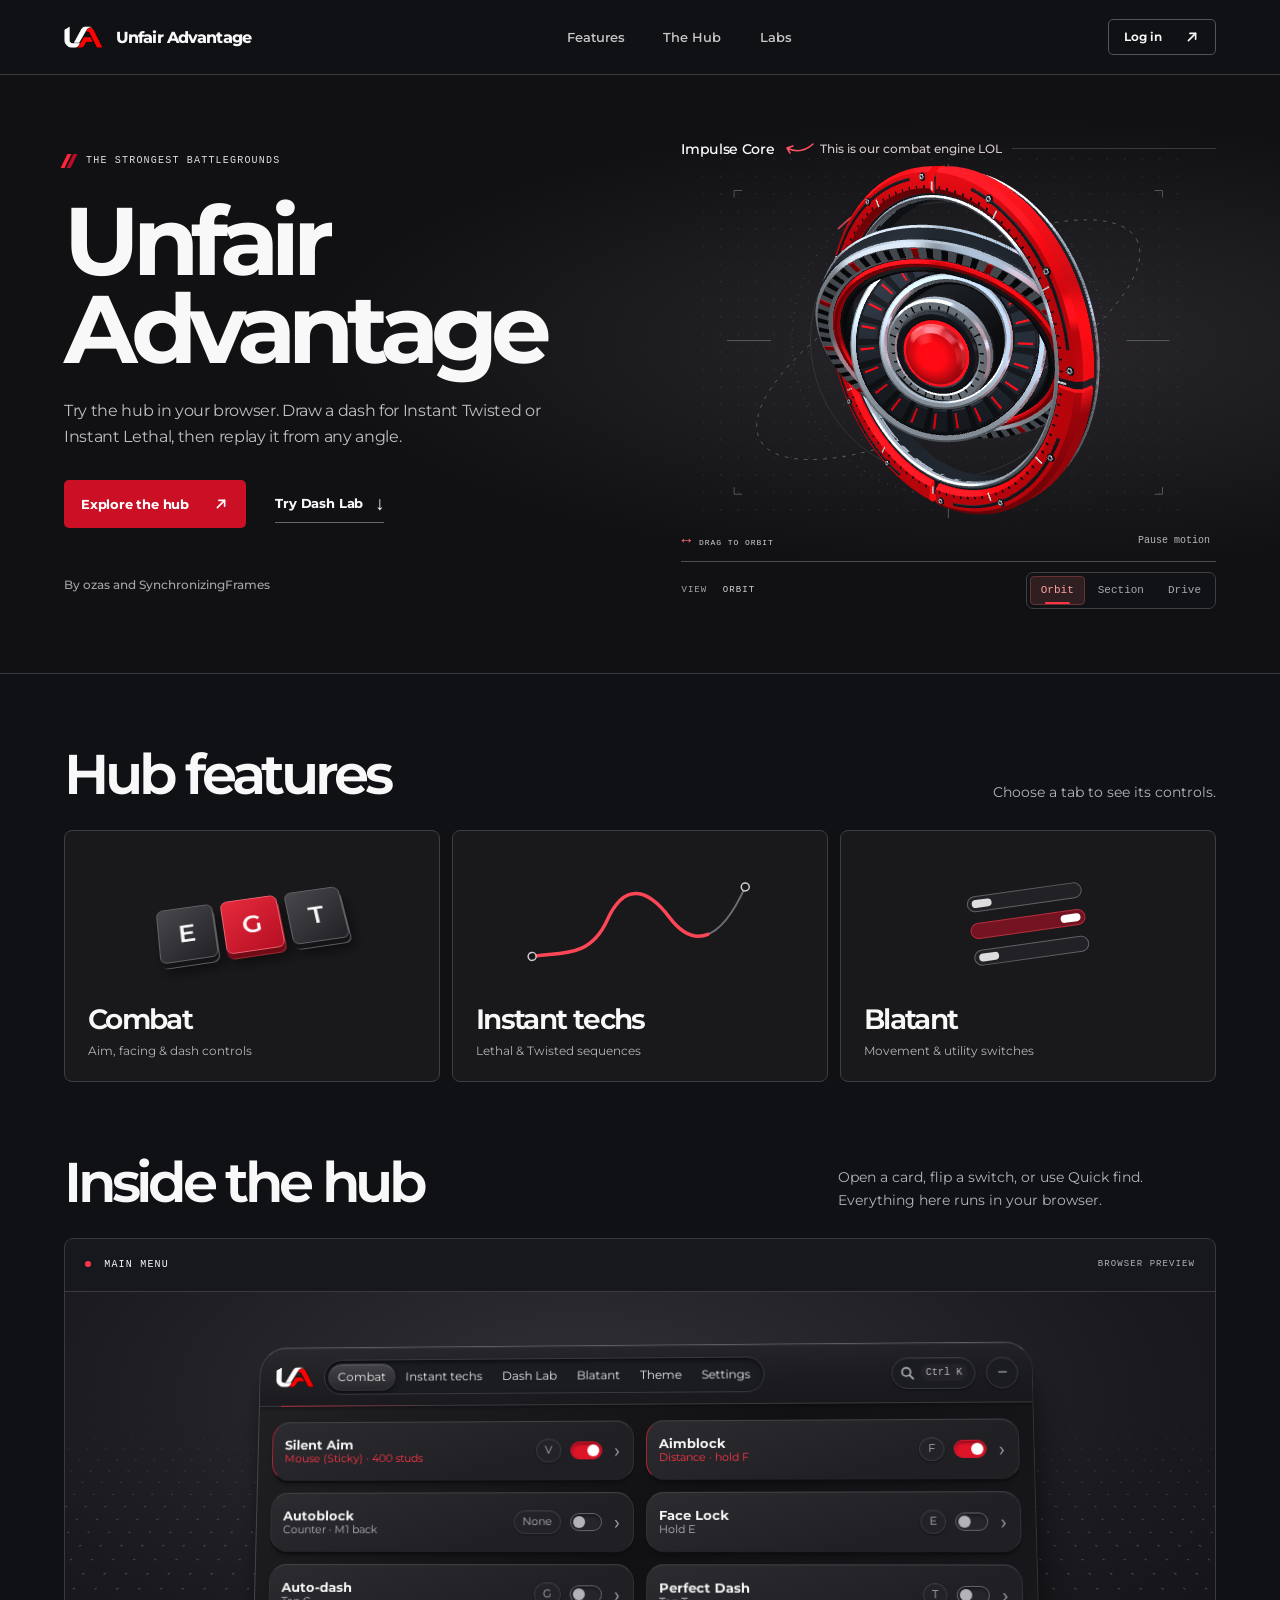
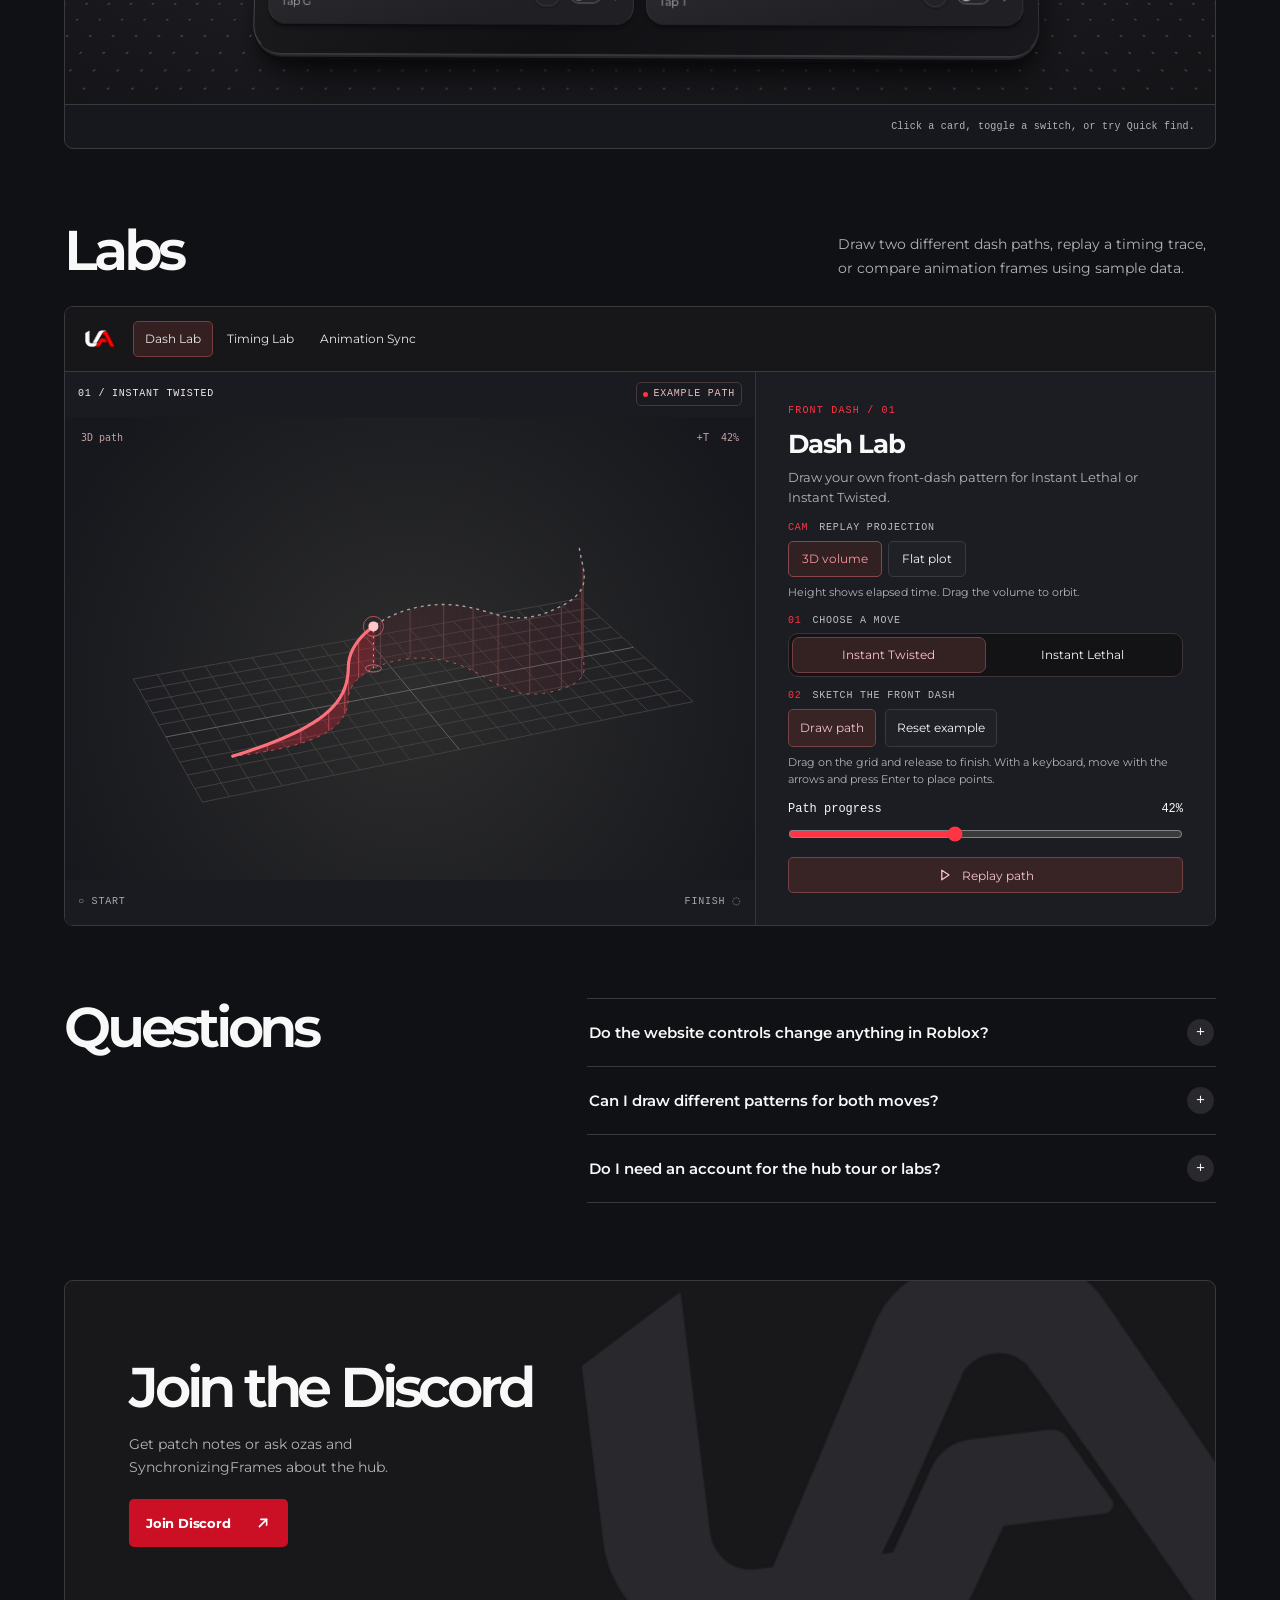
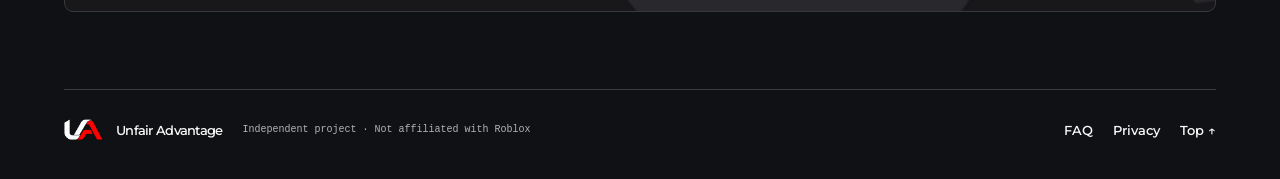
<file: index.html>
<!DOCTYPE html><html lang="en"><head><meta charset="utf-8"><meta name="viewport" content="width=device-width, initial-scale=1"><meta name="theme-color" content="#101115"><title>Unfair Advantage | The Strongest Battlegrounds</title><meta name="description" content="Explore the Unfair Advantage hub, rotate the Impulse Core, and experiment with dash paths, timing, and animation in your browser."><link rel="icon" href="assets/ua-mark.png"><link rel="preload" href="assets/montserrat.woff2" as="font" type="font/woff2" crossorigin><link rel="stylesheet" href="hub-preview.css?v=25"><link rel="stylesheet" href="workshop.css?v=25"><link rel="stylesheet" href="impulse.css?v=25"><script defer src="core.js?v=25"></script><script defer src="site.js?v=25"></script><script defer src="hub-preview.js?v=25"></script><script defer src="volume.js?v=25"></script><link rel="stylesheet" href="ua.css?v=25"><link rel="stylesheet" href="hub-dock.css?v=25"><script src="ua-motion.js?v=25" defer></script><link rel="stylesheet" href="rotate.css?v=25"><script src="rotate-gate.js?v=25" defer></script></head><body id="top" class="home"><div class="rotate-gate" id="rotate-gate" role="alertdialog" aria-modal="true" aria-labelledby="rotate-gate-title" aria-hidden="true"><div class="rotate-stage" aria-hidden="true"><span class="rotate-target"></span><span class="rotate-arc"></span><span class="rotate-arc rotate-arc-in"></span><span class="rotate-phone"><span class="rotate-screen"><i></i><i></i><i></i><i></i><b class="rotate-scan"></b></span><span class="rotate-notch"></span></span></div><h2 id="rotate-gate-title">Turn your phone sideways</h2><p>Unfair Advantage is built for landscape. Rotate your device and this screen goes away.</p><span class="rotate-wait"><i aria-hidden="true"></i>Portrait · waiting for landscape</span></div><a class="skip" href="#main">Skip to content</a><header class="mast"><div class="wrap mast-in"><a class="brand" href="#top"><img src="assets/ua-mark.png" alt="" width="41" height="23">Unfair Advantage</a><nav aria-label="Main navigation"><a href="#features">Features</a><a href="#interface">The Hub</a><a href="#labs">Labs</a></nav><a class="access" href="login.html">Log in <b class="ico ico-ne" aria-hidden="true"></b></a></div></header><main id="main"><section class="hangar" aria-labelledby="site-title"><div class="wrap hero"><div class="hero-copy"><p class="micro eyebrow-line"><i></i> THE STRONGEST BATTLEGROUNDS</p>
<h1 id="site-title"><span>Unfair</span><span>Advantage</span></h1>
<p class="lede">Try the hub in your browser. Draw a dash for Instant Twisted or Instant Lethal, then replay it from any angle.</p>
<div class="hero-actions"><a class="cta" href="#interface">Explore the hub <b class="ico ico-ne" aria-hidden="true"></b></a><a class="text-cta" href="#labs" data-open="dash">Try Dash Lab <b aria-hidden="true">↓</b></a></div>
<div class="byline"><span class="stripes" aria-hidden="true"></span> By ozas and SynchronizingFrames</div></div>
<figure class="specimen"><figcaption class="spec-top"><div><strong>Impulse Core</strong></div><small class="core-aside"><svg viewBox="0 0 31 15" width="31" height="15" fill="none" aria-hidden="true"><path pathLength="1" d="M29 3Q17 14 3 7m0 0 6-2M3 7l3 5"/></svg>This is our combat engine LOL</small></figcaption>
<div class="render-box"><svg class="reticle" viewBox="0 0 560 420" aria-hidden="true"><defs><pattern id="dots" width="20" height="20" patternUnits="userSpaceOnUse"><circle cx="1" cy="1" r=".9" fill="#7b828e" opacity=".28"/></pattern></defs><path fill="url(#dots)" d="M0 0h560v420H0z"/><g fill="none" stroke="currentColor"><circle cx="280" cy="207" r="178" stroke-dasharray="1 9"/><circle class="dial-index" cx="280" cy="207" r="178" pathLength="100" stroke-dasharray="3 .6 .5 95.9"/><circle cx="280" cy="207" r="157" opacity=".36"/><ellipse cx="280" cy="207" rx="243" ry="85" transform="rotate(-28 280 207)" stroke-dasharray="4 7"/><path d="M28 208h50m405 0h49M280 7v23m0 358v22M36 45v-8h9m470 0h9v8M36 375v8h9m470 0h9v-8"/></g></svg>
<img class="render-poster" src="assets/core-0.webp" alt="Red and titanium flywheels suspended around a polished optical core" width="820" height="600"><canvas hidden id="rotor" tabindex="0" role="img" aria-label="Interactive 3D Impulse Core. Drag or use arrow keys to rotate. Home resets orientation."></canvas></div>
<div class="model-readout"><span class="micro gesture">DRAG TO ORBIT</span><button type="button" class="pause">Pause motion</button></div>
<div class="spec-foot"><span class="micro">VIEW <strong class="view-name">Orbit</strong></span><div class="modes" role="group" aria-label="Assembly view"><button data-view="0" aria-pressed="true">Orbit</button><button data-view="1" aria-pressed="false">Section</button><button data-view="2" aria-pressed="false">Drive</button></div></div></figure></div>
</section><section class="wrap block" id="features"><div class="secthead" data-reveal><div><h2>Hub features</h2></div><p>Choose a tab to see its controls.</p></div><div class="catalog" data-reveal><a class="study study-0" data-hub-page="Combat" href="#interface"><span aria-hidden="true" class="small-stage"><span class="mini keys-mini"><kbd>E</kbd><kbd>G</kbd><kbd>T</kbd></span></span><span class="study-title">Combat</span><span class="study-detail">Aim, facing & dash controls</span></a><a class="study study-1" data-hub-page="Instant techs" href="#interface"><span aria-hidden="true" class="small-stage"><svg class="mini path-mini" viewBox="0 0 240 98" aria-hidden="true"><path class="path-bed" d="M9 68C39 67 66 77 88 41S132 15 150 46s45 35 79-21"/><path class="path-line" pathLength="1" d="M9 68C39 67 66 77 88 41S132 15 150 46s45 35 79-21"/><circle cx="9" cy="68" r="4"/><circle cx="229" cy="25" r="4"/></svg></span><span class="study-title">Instant techs</span><span class="study-detail">Lethal & Twisted sequences</span></a><a class="study study-2" data-hub-page="Blatant" href="#interface"><span aria-hidden="true" class="small-stage"><span class="mini switch-mini"><i></i><i></i><i></i></span></span><span class="study-title">Blatant</span><span class="study-detail">Movement & utility switches</span></a></div></section><section class="wrap block" id="interface"><div class="secthead" data-reveal><div><h2>Inside the hub</h2></div><p>Open a card, flip a switch, or use Quick find. Everything here runs in your browser.</p></div><div class="instrument" data-reveal> <div class="stage-bar"> <span class="eyebrow"><i class="signal"></i> MAIN MENU</span> <span class="stage-index">Browser preview</span> </div> <div class="stage-canvas" data-hub-view="hub"> <div class="dock-case" aria-hidden="true"><i></i><b></b></div><div class="hub-window" id="hub-window"> <div class="hub-header"> <img src="assets/ua-mark.png" alt="" width="40" height="23"> <div class="hub-nav" id="hub-nav" aria-label="Script pages"></div> <button class="hub-search" type="button" id="find-open" aria-label="Quick find"><svg viewBox="0 0 20 20" aria-hidden="true"><circle cx="8.5" cy="8.5" r="5.25"/><path d="m13 13 4 4"/></svg><kbd>Ctrl K</kbd></button> <button class="hub-icon" type="button" id="hub-minimize" aria-label="Minimize menu" aria-controls="hub-window">−</button> </div> <div class="hub-content" id="hub-content"><noscript><p>Enable JavaScript to try the main menu.</p></noscript></div> <dialog class="hub-find" id="hub-find" aria-label="Quick find"> <div class="hub-find-head"><input id="find-query" aria-label="Find a feature" placeholder="Find a feature" autocomplete="off" maxlength="80"><button type="button" class="hub-icon" id="find-close" aria-label="Close quick find">×</button></div> <div id="find-results" class="find-results"></div> </dialog> </div> <button class="hub-pill" type="button" id="hub-restore" aria-controls="hub-window" aria-expanded="false" hidden><img src="assets/ua-mark.png" width="33" height="19" alt=""> <span id="hub-count">0</span><span class="sr-only">Restore main menu</span></button> </div> <div class="stage-bar stage-foot"><span class="instrument-code"></span><span id="stage-hint" role="status">Click a card, toggle a switch, or try Quick find.</span></div> </div> </section><section class="wrap block" id="labs"><div class="secthead" data-reveal><div><h2>Labs</h2></div><p>Draw two different dash paths, replay a timing trace, or compare animation frames using sample data.</p></div><div class="console workshop" id="preview" data-reveal> <div class="console-header"> <img src="assets/ua-mark.png" alt="" width="30" height="17"> <div class="tabs" aria-label="Browser labs" role="tablist"> <span class="tab-pill" aria-hidden="true"></span> <button id="tab-dash" type="button" role="tab" aria-selected="true" aria-controls="lab-panel" data-tab="dash">Dash Lab</button> <button id="tab-timing" type="button" role="tab" aria-selected="false" aria-controls="lab-panel" data-tab="timing" tabindex="-1">Timing Lab</button> <button id="tab-sync" type="button" role="tab" aria-selected="false" aria-controls="lab-panel" data-tab="sync" tabindex="-1">Animation Sync</button> </div> <span class="console-label"></span> </div> <div class="console-body" id="lab-panel" role="tabpanel" aria-labelledby="tab-dash" data-lab="dash"> <div class="screen"> <div class="screen-head"><span id="sample-label">01 / FRONT DASH</span><span class="plot-badge" id="plot-status">EXAMPLE PATH</span></div> <div class="plot-deck"><svg id="plot" viewBox="0 0 560 240" role="img" aria-labelledby="plot-title"> <title id="plot-title">Example dash path</title> <defs><pattern id="sample-grid" width="24" height="24" patternUnits="userSpaceOnUse"><path d="M24 0H0V24" fill="none" stroke="#26262c"/></pattern></defs> <path fill="url(#sample-grid)" d="M0 0h560v240H0z"/> <path class="timeline-axis" d="M40 46v159h484" fill="none" stroke="#47474f"/> <g class="direction-layer" aria-hidden="true"> <path d="M26 120h508M140 32v176m140-176v176m140-176v176" fill="none" stroke="#484851" stroke-dasharray="3 6"/> <path d="M24 34V23h11m490 0h11v11M24 206v11h11m490 0h11v-11" fill="none" stroke="#686873"/> <g class="field-label" fill="#a6a6af"><text x="28" y="42">TOP VIEW</text><text x="529" y="42" text-anchor="end">FORWARD →</text></g> </g> <path id="reference" fill="none" stroke="#a6a6af" stroke-width="2" stroke-dasharray="5 5"/> <path id="track" d="M40 182C159 182 143 69 253 88S410 106 520 47" fill="none" stroke="#595961" stroke-width="2"/> <path id="trace" pathLength="1" d="M40 182C159 182 143 69 253 88S410 106 520 47" fill="none" stroke="#ff505a" stroke-width="3" stroke-linecap="round"/> <line id="cursor" x1="40" y1="34" x2="40" y2="205" stroke="#8a4148" stroke-dasharray="3 5"/> <path id="trace-wake" pathLength="1" stroke="#ff7a80" stroke-width="9" stroke-linecap="round" fill="none" opacity="0" aria-hidden="true"/> <path id="draft-ink" fill="none" stroke="#ff6b70" stroke-width="3" stroke-linecap="round" stroke-linejoin="round" aria-hidden="true"/> <g class="dash-markers" aria-hidden="true"> <circle id="path-origin" r="6" fill="#121216" stroke="#f1b1b4" stroke-width="1.5"/> <circle id="path-finish" r="7" fill="#151517" stroke="#777780" stroke-width="1.5" stroke-dasharray="2 2"/> <g id="dash-runner"><circle r="11" fill="#e11d2a" stroke="#ffa2a6" stroke-width="1"/><path d="m-3-4 5 4-5 4" fill="none" stroke="#fff" stroke-width="1.8" stroke-linecap="round" stroke-linejoin="round"/></g> </g> <circle id="trace-arrival" cx="40" cy="182" r="10" fill="none" stroke="#ff6b70" stroke-width="1.5" opacity="0" aria-hidden="true"/> <circle id="playhead" cx="40" cy="182" r="6" fill="#ff505a" stroke="#141416" stroke-width="2"/> <circle id="draw-cursor" cx="40" cy="182" r="8" fill="none" stroke="#f2f2f4" stroke-width="1.5" hidden/> </svg><canvas id="spatial" hidden tabindex="0" role="img" aria-label="Dash trajectory in three dimensions. Height is elapsed time. Drag horizontally or use left and right arrow keys to orbit."></canvas></div> <div class="screen-foot"><span id="plot-guide">START ○</span><span id="plot-end">○ FINISH</span></div> </div> <div class="controls"> <p class="eyebrow" id="lab-kicker">MOVEMENT / 01</p> <h3 id="lab-title">Dash Lab</h3> <p id="lab-description">Draw your own front-dash pattern for Instant Lethal or Instant Twisted.</p> <div class="dash-options" id="dash-options"><div id="projection" hidden><p class="pattern-label">CAM <span>Replay projection</span></p><div class="camera-modes"><button data-camera="spatial" aria-pressed="true">3D volume</button><button data-camera="flat" aria-pressed="false">Flat plot</button></div><p class="cam-help">Height shows elapsed time. Drag the volume to orbit.</p></div> <p class="pattern-label">01 <span>Choose a move</span></p> <div class="pattern-picker" role="group" aria-label="Dash pattern" data-mode="twisted"> <span class="pattern-indicator" aria-hidden="true"></span> <button type="button" aria-pressed="true" data-pattern="twisted">Instant Twisted</button> <button type="button" aria-pressed="false" data-pattern="lethal">Instant Lethal</button> </div> <p class="pattern-label">02 <span>Sketch the front dash</span></p> <div class="draw-actions"><button class="draw-primary" type="button" id="draw-path" aria-pressed="false">Draw path</button><button type="button" id="reset-path">Reset example</button></div> <p class="draw-help" id="draw-help">Drag on the grid and release to finish. With a keyboard, move with the arrows and press Enter to place points.</p> <p class="sr-only" id="draw-status" role="status"></p> </div> <div class="readout"><label for="scrub" id="scrub-label">Position</label><output id="scrub-output" for="scrub">42%</output></div> <div class="scrubber"><input id="scrub" type="range" min="0" max="100" value="42" aria-labelledby="scrub-label"></div> <button class="button replay" id="replay" type="button"><svg class="replay-glyph" viewBox="0 0 20 20" aria-hidden="true"><path class="play-glyph" d="m6 4 9 6-9 6Z"/><path class="pause-glyph" d="M7 4v12m6-12v12"/></svg><span id="replay-label">Replay path</span></button> </div> </div> <noscript><p class="no-script">Enable JavaScript to switch labs and replay the samples.</p></noscript> </div> </section><section class="wrap block faq-layout" id="faq"><div><h2>Questions</h2></div><div class="faq-list" data-reveal> <details><summary>Do the website controls change anything in Roblox?</summary><div class="faq-answer"><p>No. The tour and labs run in your browser. They don’t connect to a game or change its settings.</p></div></details> <details><summary>Can I draw different patterns for both moves?</summary><div class="faq-answer"><p>Yes. Dash Lab keeps one sketch for Instant Twisted and one for Instant Lethal while the page is open. Switching moves won’t replace the other sketch.</p></div></details> <details><summary>Do I need an account for the hub tour or labs?</summary><div class="faq-answer"><p>No. The tour and labs are open to everyone. Website sign-in is separate and doesn’t grant a Roblox license.</p></div></details> </div> </section><section class="wrap broadcast" id="discord"><div class="broadcast-rings" aria-hidden="true"></div><div><h2>Join the Discord</h2><p>Get patch notes or ask ozas and SynchronizingFrames about the hub.</p><a class="cta" href="https://discord.gg/B6msymERJM" target="_blank" rel="noopener noreferrer">Join Discord <b class="ico ico-ne" aria-hidden="true"></b></a></div></section></main><footer class="wrap foot"><a class="brand" href="index.html"><img src="assets/ua-mark.png" alt="" width="41" height="23">Unfair Advantage</a><span>Independent project · Not affiliated with Roblox</span><div><a href="index.html#faq">FAQ</a><a href="privacy.html">Privacy</a><a href="#top">Top ↑</a></div></footer></body></html>
</file>
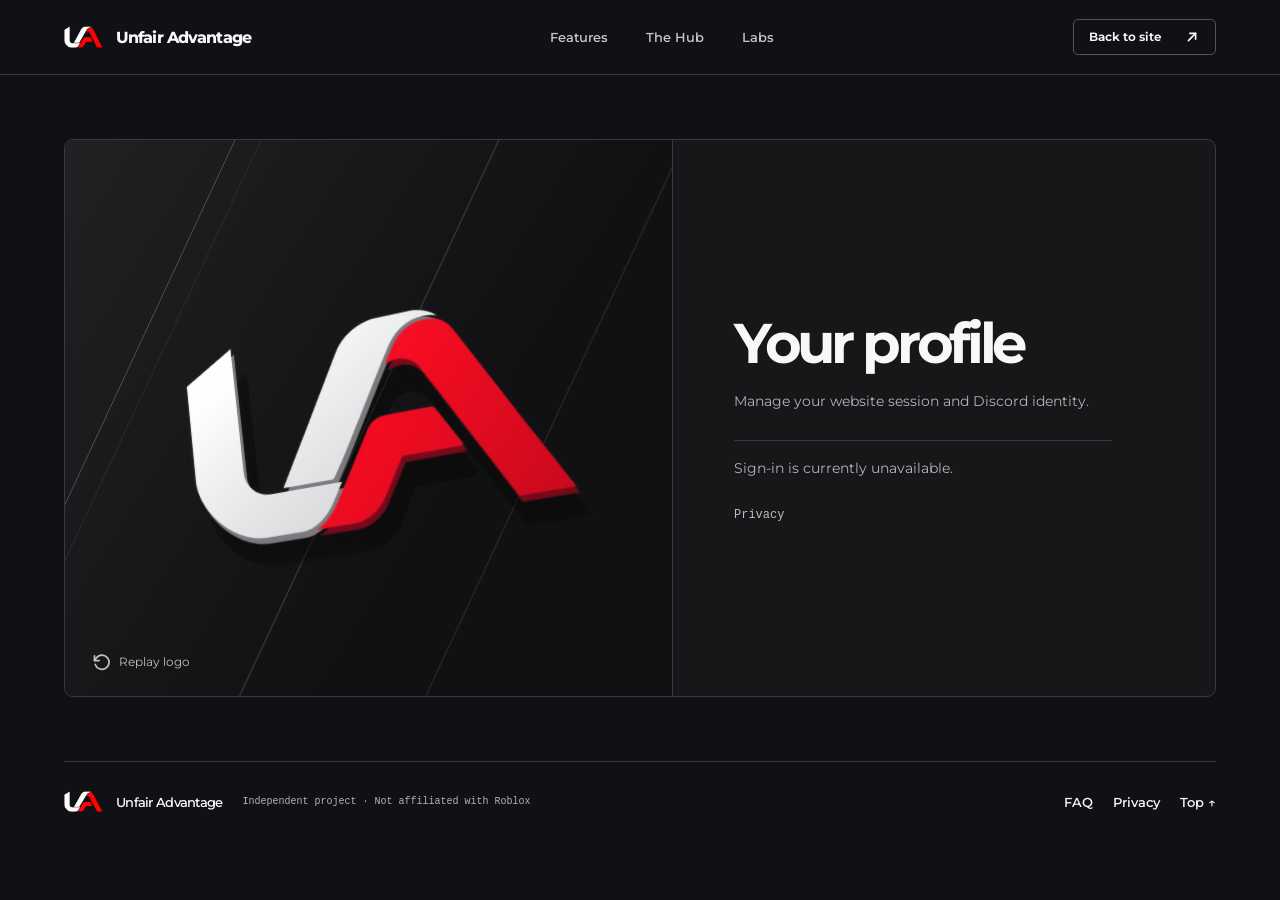
<file: account.html>
<!DOCTYPE html><html lang="en"><head><meta charset="utf-8"><meta name="viewport" content="width=device-width, initial-scale=1"><meta name="theme-color" content="#101115"><title>Your profile — Unfair Advantage</title><meta name="description" content="Unfair Advantage website account portal."><link rel="icon" href="assets/ua-mark.png"><link rel="preload" href="assets/montserrat.woff2" as="font" type="font/woff2" crossorigin><link rel="stylesheet" href="impulse.css?v=25"><script defer src="account-config.js?v=25"></script><script defer src="account-endpoint.js?v=25"></script><script defer src="account.js?v=25"></script><link rel="stylesheet" href="ua.css?v=25"><script src="ua-motion.js?v=25" defer></script><link rel="stylesheet" href="rotate.css?v=25"><script src="rotate-gate.js?v=25" defer></script></head><body id="top"><div class="rotate-gate" id="rotate-gate" role="alertdialog" aria-modal="true" aria-labelledby="rotate-gate-title" aria-hidden="true"><div class="rotate-stage" aria-hidden="true"><span class="rotate-target"></span><span class="rotate-arc"></span><span class="rotate-arc rotate-arc-in"></span><span class="rotate-phone"><span class="rotate-screen"><i></i><i></i><i></i><i></i><b class="rotate-scan"></b></span><span class="rotate-notch"></span></span></div><h2 id="rotate-gate-title">Turn your phone sideways</h2><p>Unfair Advantage is built for landscape. Rotate your device and this screen goes away.</p><span class="rotate-wait"><i aria-hidden="true"></i>Portrait · waiting for landscape</span></div><a class="skip" href="#main">Skip to content</a><header class="mast"><div class="wrap mast-in"><a class="brand" href="index.html#top"><img src="assets/ua-mark.png" alt="" width="41" height="23">Unfair Advantage</a><nav aria-label="Main navigation"><a href="index.html#features">Features</a><a href="index.html#interface">The Hub</a><a href="index.html#labs">Labs</a></nav><a class="access" href="index.html">Back to site <b class="ico ico-ne" aria-hidden="true"></b></a></div></header><main id="main" class="wrap port"><div class="port-art"><div class="emblem-stage" role="img" aria-label="Unfair Advantage red and white logo"><div class="score-lines" aria-hidden="true"></div><div class="emblem"><div class="ink white"><i></i><b></b></div><div class="ink red"><i></i><b></b></div></div></div><button type="button" class="logo-replay" hidden><span class="ico ico-replay" aria-hidden="true"></span> Replay logo</button></div><section class="port-content"><h1>Your profile</h1><p>Manage your website session and Discord identity.</p><p class="inset" id="profile-status" role="status">Loading your account…</p><dl id="profile-details" hidden><div><dt>Display name</dt><dd id="profile-name"></dd></div><div><dt>Username</dt><dd id="profile-user"></dd></div><div><dt>Member since</dt><dd id="profile-joined"></dd></div></dl><form method="post" id="sign-out" hidden><button disabled class="cta">Sign out <b class="ico ico-ne" aria-hidden="true"></b></button></form><noscript><p>Enable JavaScript to use the account portal.</p></noscript><a class="policy-link" href="privacy.html">Privacy</a></section></main><footer class="wrap foot"><a class="brand" href="index.html"><img src="assets/ua-mark.png" alt="" width="41" height="23">Unfair Advantage</a><span>Independent project · Not affiliated with Roblox</span><div><a href="index.html#faq">FAQ</a><a href="privacy.html">Privacy</a><a href="#top">Top ↑</a></div></footer></body></html>
</file>
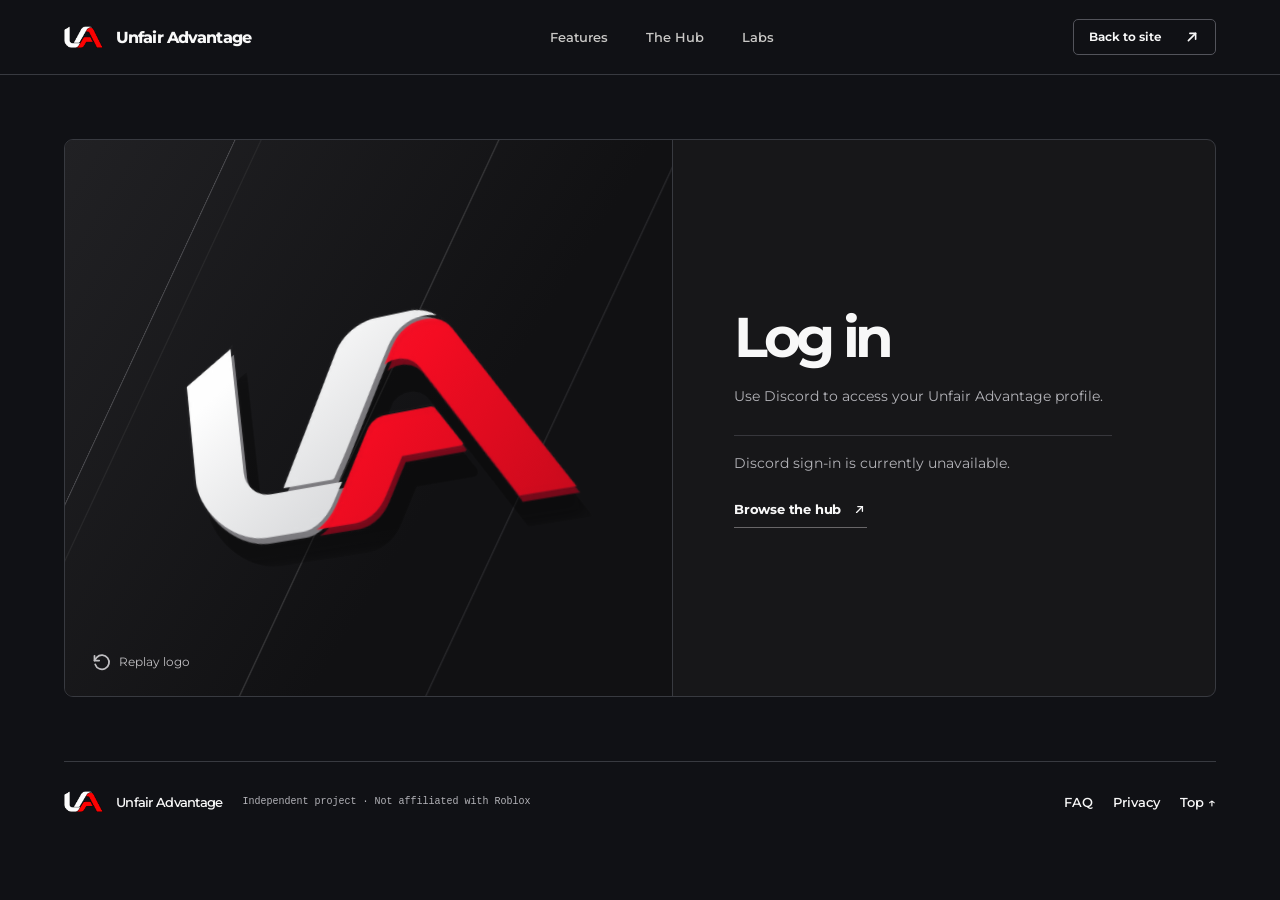
<file: login.html>
<!DOCTYPE html><html lang="en"><head><meta charset="utf-8"><meta name="viewport" content="width=device-width, initial-scale=1"><meta name="theme-color" content="#101115"><title>Log in — Unfair Advantage</title><meta name="description" content="Unfair Advantage website account portal."><link rel="icon" href="assets/ua-mark.png"><link rel="preload" href="assets/montserrat.woff2" as="font" type="font/woff2" crossorigin><link rel="stylesheet" href="impulse.css?v=25"><script defer src="account-config.js?v=25"></script><script defer src="account-endpoint.js?v=25"></script><script defer src="login.js?v=25"></script><link rel="stylesheet" href="ua.css?v=25"><script src="ua-motion.js?v=25" defer></script><link rel="stylesheet" href="rotate.css?v=25"><script src="rotate-gate.js?v=25" defer></script></head><body id="top"><div class="rotate-gate" id="rotate-gate" role="alertdialog" aria-modal="true" aria-labelledby="rotate-gate-title" aria-hidden="true"><div class="rotate-stage" aria-hidden="true"><span class="rotate-target"></span><span class="rotate-arc"></span><span class="rotate-arc rotate-arc-in"></span><span class="rotate-phone"><span class="rotate-screen"><i></i><i></i><i></i><i></i><b class="rotate-scan"></b></span><span class="rotate-notch"></span></span></div><h2 id="rotate-gate-title">Turn your phone sideways</h2><p>Unfair Advantage is built for landscape. Rotate your device and this screen goes away.</p><span class="rotate-wait"><i aria-hidden="true"></i>Portrait · waiting for landscape</span></div><a class="skip" href="#main">Skip to content</a><header class="mast"><div class="wrap mast-in"><a class="brand" href="index.html#top"><img src="assets/ua-mark.png" alt="" width="41" height="23">Unfair Advantage</a><nav aria-label="Main navigation"><a href="index.html#features">Features</a><a href="index.html#interface">The Hub</a><a href="index.html#labs">Labs</a></nav><a class="access" href="index.html">Back to site <b class="ico ico-ne" aria-hidden="true"></b></a></div></header><main id="main" class="wrap port"><div class="port-art"><div class="emblem-stage" role="img" aria-label="Unfair Advantage red and white logo"><div class="score-lines" aria-hidden="true"></div><div class="emblem"><div class="ink white"><i></i><b></b></div><div class="ink red"><i></i><b></b></div></div></div><button type="button" class="logo-replay" hidden><span class="ico ico-replay" aria-hidden="true"></span> Replay logo</button></div><section class="port-content"><h1>Log in</h1><p>Use Discord to access your Unfair Advantage profile.</p><p id="login-notice" role="status" hidden></p><form id="discord-sign-in" method="post" hidden><button class="cta" type="submit" disabled>Continue with Discord <b class="ico ico-ne" aria-hidden="true"></b></button></form><p role="status" class="inset" id="login-unavailable">Discord sign-in is currently unavailable.</p><a class="text-cta" href="index.html#interface">Browse the hub <b class="ico ico-ne" aria-hidden="true"></b></a><noscript><p>Enable JavaScript to use the account portal.</p></noscript></section></main><footer class="wrap foot"><a class="brand" href="index.html"><img src="assets/ua-mark.png" alt="" width="41" height="23">Unfair Advantage</a><span>Independent project · Not affiliated with Roblox</span><div><a href="index.html#faq">FAQ</a><a href="privacy.html">Privacy</a><a href="#top">Top ↑</a></div></footer></body></html>
</file>
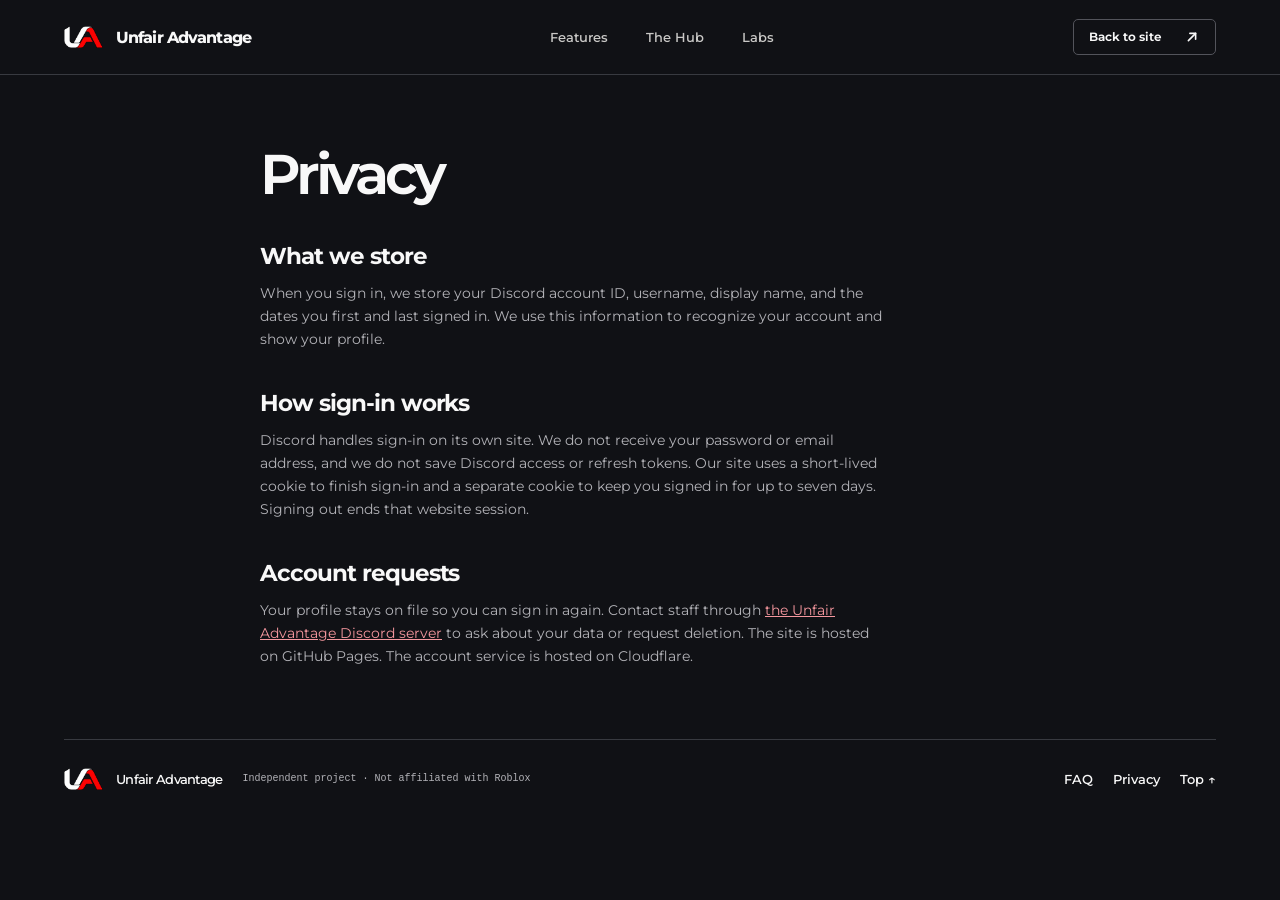
<file: privacy.html>
<!DOCTYPE html><html lang="en"><head><meta charset="utf-8"><meta name="viewport" content="width=device-width, initial-scale=1"><meta name="theme-color" content="#101115"><title>Privacy — Unfair Advantage</title><meta name="description" content="What the Unfair Advantage website stores and how to manage your account data."><link rel="icon" href="assets/ua-mark.png"><link rel="preload" href="assets/montserrat.woff2" as="font" type="font/woff2" crossorigin><link rel="stylesheet" href="impulse.css?v=25"><link rel="stylesheet" href="ua.css?v=25"><script src="ua-motion.js?v=25" defer></script><link rel="stylesheet" href="rotate.css?v=25"><script src="rotate-gate.js?v=25" defer></script></head><body id="top"><div class="rotate-gate" id="rotate-gate" role="alertdialog" aria-modal="true" aria-labelledby="rotate-gate-title" aria-hidden="true"><div class="rotate-stage" aria-hidden="true"><span class="rotate-target"></span><span class="rotate-arc"></span><span class="rotate-arc rotate-arc-in"></span><span class="rotate-phone"><span class="rotate-screen"><i></i><i></i><i></i><i></i><b class="rotate-scan"></b></span><span class="rotate-notch"></span></span></div><h2 id="rotate-gate-title">Turn your phone sideways</h2><p>Unfair Advantage is built for landscape. Rotate your device and this screen goes away.</p><span class="rotate-wait"><i aria-hidden="true"></i>Portrait · waiting for landscape</span></div><a class="skip" href="#main">Skip to content</a><header class="mast"><div class="wrap mast-in"><a class="brand" href="index.html#top"><img src="assets/ua-mark.png" alt="" width="41" height="23">Unfair Advantage</a><nav aria-label="Main navigation"><a href="index.html#features">Features</a><a href="index.html#interface">The Hub</a><a href="index.html#labs">Labs</a></nav><a class="access" href="index.html">Back to site <b class="ico ico-ne" aria-hidden="true"></b></a></div></header><main class="wrap policy" id="main"><h1>Privacy</h1><h2>What we store</h2> <p>When you sign in, we store your Discord account ID, username, display name, and the dates you first and last signed in. We use this information to recognize your account and show your profile.</p> <h2>How sign-in works</h2> <p>Discord handles sign-in on its own site. We do not receive your password or email address, and we do not save Discord access or refresh tokens. Our site uses a short-lived cookie to finish sign-in and a separate cookie to keep you signed in for up to seven days. Signing out ends that website session.</p> <h2>Account requests</h2> <p>Your profile stays on file so you can sign in again. Contact staff through <a href="https://discord.gg/B6msymERJM" target="_blank" rel="noopener noreferrer">the Unfair Advantage Discord server</a> to ask about your data or request deletion. The site is hosted on GitHub Pages. The account service is hosted on Cloudflare.</p> </main><footer class="wrap foot"><a class="brand" href="index.html"><img src="assets/ua-mark.png" alt="" width="41" height="23">Unfair Advantage</a><span>Independent project · Not affiliated with Roblox</span><div><a href="index.html#faq">FAQ</a><a href="privacy.html">Privacy</a><a href="#top">Top ↑</a></div></footer></body></html>
</file>
<file: hub-preview.css>
[hidden]{display:none!important}.sr-only{position:absolute;width:1px;height:1px;padding:0;margin:-1px;overflow:hidden;clip-path:inset(50%);white-space:nowrap}.product-hero{display:block;padding-block:clamp(40px,6vw,78px) 54px;min-height:0}.product-hero .hero-copy{text-align:left;margin-bottom:clamp(27px,4vw,47px)}.product-hero .eyebrow{justify-content:flex-start}.product-hero h1{font-size:clamp(36px,9vw,116px);letter-spacing:-.087em;line-height:1.05;margin:14px 0 11px}.product-hero .hero-description{margin:0;max-width:52ch}.interface-stage{width:min(850px,100%);background:transparent}.stage-bar{display:flex;justify-content:space-between;align-items:center;gap:10px;padding:10px 0;min-height:53px}.stage-canvas{display:grid;align-items:start;justify-items:start;min-height:250px;padding:12px 0;background:transparent}.stage-foot{min-height:45px;font:500 10px/1.45 var(--mono);letter-spacing:.08em;color:var(--muted)}#stage-hint{text-align:right;letter-spacing:.02em}.hub-window{position:relative;color:var(--text);background:#101012;border:1px solid #202024;box-shadow:0 15px 26px #10101380}.hub-window{width:min(720px,100%);border-radius:28px;overflow:hidden}.hub-window.high-contrast{border-color:var(--muted)}.hub-header{display:flex;align-items:center;gap:10px;min-height:60px;padding:10px 13px 10px 16px;border-bottom:1px solid var(--line)}.hub-header>img{flex:none;object-fit:contain}.hub-nav{position:relative;isolation:isolate;display:flex;min-width:0;overflow:auto;scrollbar-width:none;margin-right:auto;padding:3px;background:var(--surface);border:1px solid var(--line);border-radius:999px}.hub-nav::-webkit-scrollbar{display:none}.hub-nav button{position:relative;z-index:1;border:0;border-radius:999px;padding:5px 10px;min-height:28px;white-space:nowrap;background:transparent;color:var(--muted);font-size:12px;transition:color .14s}.hub-nav button:hover,.hub-nav button[aria-pressed=true]{color:var(--text)}.hub-indicator{position:absolute;top:3px;bottom:3px;left:0;border-radius:999px;background:#25252b;border:1px solid #34343c;pointer-events:none;transition:transform 360ms var(--ease),width 360ms var(--ease)}.hub-search,.hub-icon{display:inline-flex;align-items:center;justify-content:center;gap:5px;flex:none;border-radius:999px;background:var(--surface);color:var(--muted);border:1px solid var(--line);height:32px;transition:background .14s,color .14s}.hub-search:hover,.hub-icon:hover{background:#25252b;color:var(--text)}.hub-icon{width:32px;font-size:19px}.hub-search{padding:0 7px}.hub-search kbd{font:500 10px Montserrat,sans-serif;background:var(--raised);border-radius:999px;padding:3px 5px;white-space:nowrap}.hub-search svg{width:16px;height:16px;fill:none;stroke:currentColor;stroke-width:2;stroke-linecap:round;stroke-linejoin:round}.hub-content{min-height:178px;padding:16px 14px 28px}.hub-grid{display:grid;grid-template-columns:repeat(2,minmax(0,1fr));gap:12px}.hub-card{display:flex;align-items:center;min-height:60px;background:var(--surface);border-radius:18px;gap:9px;padding:0 10px 0 12px;transition:background 140ms var(--sine)}.hub-card:hover{background:#25252b}.hub-card-open{min-width:0;flex:1;display:grid;text-align:left;color:var(--text);background:none;border:0;padding:8px 0;line-height:1.25}.hub-card-open strong{font-size:13px}.hub-card-open small{font-size:11px;color:var(--muted);overflow:hidden;text-overflow:ellipsis;white-space:nowrap}.hub-card[data-on=true] small{color:var(--signal)}.hub-chip{color:var(--muted);font-size:11px;line-height:1.2;background:var(--raised);border:1px solid var(--line);border-radius:100px;padding:4px 8px;white-space:nowrap}.hub-chevron{padding:0 3px;border:0;background:none;font-size:20px;line-height:32px;color:var(--muted)}.hub-switch{position:relative;flex:none;width:32px;height:18px;padding:0;border:1px solid var(--strong);border-radius:999px;background:#25252b;transition:background 240ms var(--ease),border-color 240ms var(--ease)}.hub-switch::after{content:"";position:absolute;left:2px;top:2px;width:12px;height:12px;border-radius:50%;background:var(--muted);transition:transform 340ms cubic-bezier(.2,.85,.3,1.35),background .14s}.hub-switch[aria-checked=true]{background:var(--red);border-color:var(--red)}.hub-switch[aria-checked=true]::after{background:#fff;transform:translateX(14px)}.hub-switch:active::after{scale:1.12 .9}.hub-switch:focus-visible,.hub-nav button:focus-visible{outline-offset:1px}.hub-detail-top{display:flex;align-items:center;gap:10px;margin:0 0 13px;padding:0 2px}.hub-detail-top h2{font-size:16px;margin-right:auto;line-height:1.3}.hub-detail-top h2 span{color:var(--muted)}.hub-group{background:var(--surface);border-radius:18px;padding:11px}.hub-group h3{color:var(--muted);font-size:12px;margin:0 0 7px 3px}.hub-row{display:flex;align-items:center;justify-content:space-between;gap:9px;min-height:38px;border-radius:11px;background:var(--raised);padding:6px 9px;font-size:12px}.hub-row+.hub-row{margin-top:5px}.hub-row select{max-width:52%;background:var(--bg);color:var(--text);border:1px solid var(--strong);border-radius:8px;padding:4px;font:inherit}.hub-row output{color:var(--signal)}.hub-row input{accent-color:var(--red);width:min(32%,100px)}.hub-detail-note{color:var(--muted);font-size:11px;margin:11px 0 0 2px}.hub-pill{display:flex;align-items:center;gap:12px;border-radius:100px;color:var(--signal);background:#101012;border:1px solid var(--strong);box-shadow:0 10px 20px #14141860;padding:8px 15px;min-height:44px;font-size:13px;font-weight:600}.hub-pill img{object-fit:contain}.hub-find{position:absolute;inset:8px 0 auto;margin:0 auto;width:min(400px,calc(100% - 26px));border:1px solid var(--strong);background:var(--surface);color:var(--text);border-radius:18px;padding:10px;box-shadow:0 10px 20px #0008;z-index:3}.hub-find-head{display:flex;align-items:center;gap:8px}.hub-find input{width:100%;min-width:0;background:var(--raised);border:1px solid var(--strong);border-radius:11px;padding:8px 10px;color:var(--text);font-size:13px}.find-results{max-height:132px;overflow:auto;margin-top:5px}.find-results button{display:block;text-align:left;width:100%;border:0;border-radius:9px;background:none;color:var(--text);padding:6px 8px;font-size:12px}.find-results small,.find-empty{color:var(--muted);padding-left:5px}.find-results button:hover{background:var(--raised)}.find-empty{font-size:12px;padding:6px}@media(max-width:740px){.stage-canvas{padding:27px 10px;min-height:320px}.hub-header{gap:6px;padding:8px}.hub-header>img{width:29px}.hub-nav button{padding-inline:8px}.hub-search kbd{display:none}.hub-search{width:32px}.hub-content{padding:12px 10px 18px}.hub-grid{gap:7px}.hub-card{border-radius:13px;gap:4px;padding-inline:7px}.hub-card-open strong{font-size:11px}.hub-card-open small{font-size:10px}.hub-card .hub-chip{display:none}.hub-detail-top h2{font-size:13px}.hub-group{padding:8px}.hub-row{font-size:11px}.stage-bar{padding-inline:10px}.stage-bar .eyebrow{font-size:9px;letter-spacing:.035em;gap:5px}.stage-foot{font-size:9px}}@media(max-width:390px){.hub-detail-grid{grid-template-columns:1fr}.hub-card{min-height:65px}.hub-card .hub-chevron{display:none}}@media(prefers-reduced-motion:reduce){.hub-switch:active::after{scale:none}}.no-menu-motion .hub-indicator,.no-menu-motion .hub-switch,.no-menu-motion .hub-switch::after{transition:none}.product-hero .stage-canvas{padding-inline:0;min-height:250px}.product-hero .stage-bar{padding-inline:0}
</file>
<file: workshop.css>
.edition-actions{display:grid;grid-template-columns:repeat(2,minmax(0,1fr));gap:9px;max-width:505px}.hero-route{display:flex;align-items:center;justify-content:space-between;gap:8px;min-width:0;min-height:66px;padding:11px 12px 11px 15px;border:1px solid #424249;border-radius:13px;background:#17171a;transition:background-color 180ms var(--sine),border-color 180ms var(--sine)}.hero-route-main{background:#a71c27;border-color:#e45b63}.hero-route:is(:hover,:focus-visible){background-color:#242429;border-color:#82767a}.hero-route-main:is(:hover,:focus-visible){background-color:#b8202c;border-color:#f4777d}.route-copy{display:grid;gap:4px;line-height:1.2}.route-copy>span{font:500 9px/1.25 var(--mono);letter-spacing:.075em;color:#bcbac3}.hero-route-main .route-copy>span{color:#ffe3e1}.route-copy strong{font-size:clamp(12px,1.2vw,15px);letter-spacing:-.025em}.route-stamp{display:grid;place-items:center;flex:none;width:38px;height:36px;border:1px solid #4b4146;border-radius:8px;background:#202025;color:#e2c7ca;transition:background-color 180ms var(--sine),border-color 180ms var(--sine)}.hero-route-main .route-stamp{background:#84212a;border-color:#de5660;color:#fff4f2}.hero-route:is(:hover,:focus-visible) .route-stamp{background-color:#35262b;border-color:#725259}.hero-route-main:is(:hover,:focus-visible) .route-stamp{background-color:#91262f;border-color:#f4777d}.route-stamp svg{display:block;width:23px;height:23px;fill:none;stroke:currentColor;stroke-width:1.3;stroke-linecap:round;stroke-linejoin:round}.route-stamp-fill{fill:var(--signal);stroke:none}.hero-route-main .route-stamp-fill{fill:#ffb3b6}.guide-rail{display:grid;grid-template-columns:repeat(3,minmax(0,1fr));border:1px solid var(--rule);border-radius:16px;background:#151517}.guide-rail article{padding:clamp(16px,2.6vw,31px)}.guide-rail article+article{border-left:1px solid var(--rule)}.guide-key{display:flex;gap:6px;margin-bottom:18px}.guide-key kbd{display:grid;place-items:center;min-width:33px;height:32px;padding-inline:7px;color:var(--signal);background:#22191c;border:1px solid #633b42;border-bottom-width:2px;border-radius:7px;font:600 12px var(--mono)}.guide-rail h3{font-size:18px;letter-spacing:-.045em;margin-bottom:5px}.guide-rail p,.faq-answer p{font-size:13px;line-height:1.65;color:var(--muted);max-width:47ch}.faq-list{border-block:1px solid var(--rule)}.faq-list details+details{border-top:1px solid var(--rule)}.faq-list summary{cursor:pointer;list-style:none;display:flex;align-items:center;justify-content:space-between;gap:14px;padding:17px 4px;font-weight:600}.faq-list summary::-webkit-details-marker{display:none}.faq-list summary::after{content:'+';display:grid;place-items:center;min-width:27px;height:27px;border:1px solid var(--strong);border-radius:7px;color:var(--signal);font:500 15px var(--mono);transition:background 180ms}.faq-list summary:hover::after{background:#282024}.faq-list details[open] summary::after{content:'−'}.faq-answer{padding:0 4px 20px;animation:enter 260ms var(--ease)}.editorial-home .workshop{border-color:#403638}.workshop .console-header{background:#171719}.workshop .tab-pill{background:#292226;border:1px solid #4f3b41}.workshop .tabs button{transition:color 190ms var(--sine)}.workshop .tabs button[aria-selected=true]{color:#fff4f4}.workshop .screen{grid-template-rows:auto minmax(238px,1fr) auto;background:#111114}.workshop .screen-head,.workshop .screen-foot{align-items:center;background:#17171b;min-height:45px;padding:8px 13px;letter-spacing:.08em;font-size:10px}.workshop .screen-head>span:first-child{color:#f2e9e9}.plot-badge{display:inline-flex;gap:5px;align-items:center;padding:4px 6px;border:1px solid #43383d;border-radius:5px;color:#e9bec1;white-space:nowrap}.plot-badge::before{content:'';width:5px;height:5px;background:var(--signal);border-radius:50%}.editorial-home .workshop #plot{width:100%;height:100%;min-height:238px;margin:0;background:#111114}.field-label{font:500 10px var(--mono);letter-spacing:.075em}#lab-panel:not([data-lab=dash]) :is(.direction-layer,.dash-markers),#lab-panel[data-lab=dash] :is(.timeline-axis,#playhead,#cursor){display:none}.workshop #track{stroke:#72717c;stroke-dasharray:5 6;stroke-linecap:round}.workshop #trace{stroke:#ff686e}.workshop #plot.drawing :is(#trace,.dash-markers){opacity:.15}.workshop #plot:not(.drawing) #draft-ink{display:none}.pattern-picker[data-mode=lethal] .pattern-indicator{border-color:#9f4b51}.workshop .controls{background:#1a191d;border-color:#38323a}.workshop .controls>p:not(.eyebrow){margin:7px 0 14px;min-height:0}.workshop .dash-options{margin-bottom:13px}.pattern-label{font:500 10px/1.35 var(--mono);letter-spacing:.08em;color:var(--signal);margin:0 0 6px}.pattern-label span{margin-left:4px;color:#bfbcc5;text-transform:uppercase}.workshop .pattern-picker{position:relative;display:grid;grid-template-columns:repeat(2,minmax(0,1fr));gap:0;isolation:isolate;padding:3px;border:1px solid #3d333a;border-radius:10px;background:#131316;margin-bottom:12px}.pattern-indicator{position:absolute;inset:3px auto 3px 3px;width:calc(50% - 3px);border-radius:7px;background:#391e25;border:1px solid #7b454e;transition:transform 370ms cubic-bezier(.2,.75,.22,1);pointer-events:none}.pattern-picker[data-mode=lethal] .pattern-indicator{transform:translateX(100%)}.workshop .pattern-picker button{position:relative;border:0;background:transparent;min-width:0;line-height:1.2;padding-inline:4px;min-height:36px}.workshop .pattern-picker button[aria-pressed=true]{color:#ffc6c9}.workshop .draw-actions{margin-top:0}.workshop .draw-actions button{min-height:38px}.workshop .draw-primary{border-color:#92515a;background:#361f25;color:#ffd5d7}.workshop .draw-help{margin-top:7px}.workshop .replay{width:100%;justify-content:center;gap:9px;border-color:#775055;background:#382329;color:#ffe9e9}.workshop .replay:not(:disabled):hover{background:#573039;border-color:#a15b65}.replay-glyph{width:16px;height:16px;stroke:currentColor;fill:none;stroke-width:1.6;stroke-linecap:round;stroke-linejoin:round;flex:none}.pause-glyph,.workshop[data-playback=running] .play-glyph{display:none}.workshop[data-playback=running] .pause-glyph{display:inline}.workshop[data-playback=running] .plot-badge{border-color:#a55865;color:#ffd7db;background:#352127}.workshop[data-playback=running] #dash-runner{filter:drop-shadow(0 0 3px #ff6b7080)}@media(max-width:960px){.route-copy>span{font-size:8px}.hero-route{padding-inline:9px}.route-stamp{width:32px;height:30px}.route-stamp svg{width:20px;height:20px}}@media(max-width:690px){.guide-rail{grid-template-columns:1fr}.guide-rail article+article{border-left:0;border-top:1px solid var(--rule)}.guide-key{margin-bottom:10px}.workshop .screen{grid-template-rows:auto minmax(172px,1fr) auto}.editorial-home .workshop #plot{min-height:172px}.workshop .screen-head,.workshop .screen-foot{font-size:8px;min-height:38px}.faq-list summary{font-size:14px}}@media(max-width:360px){.hero-route{min-height:58px;gap:4px}.route-copy strong{font-size:11px}.route-copy>span{font-size:7px}.route-stamp{width:25px;height:26px}.route-stamp svg{width:17px;height:17px}}
</file>
<file: impulse.css>
@font-face{font-family:Atlas;src:url(assets/montserrat.woff2) format('woff2');font-style:normal;font-weight:100 900;font-display:swap}@font-face{font-family:'Atlas Fallback';src:local('Arial'),local('Helvetica'),local('ArialMT');size-adjust:110.13%;ascent-override:88.08%;descent-override:22.70%;line-gap-override:0%}
:root{color-scheme:dark;--base:#101115;--text:#f8f8f8;--muted:#b3b3b8;--line:#383a40;--rule:#373a40;--surface:#1b1c21;--strong:#62646b;--signal:#ff3444;--accent:#ff3444;--red:#e5142a;--mono:ui-monospace,SFMono-Regular,Consolas,'Liberation Mono',monospace;--ease:cubic-bezier(.2,.74,.2,1);--sine:ease;--space:clamp(22px,5vw,84px);font-family:Atlas,'Atlas Fallback',Arial,sans-serif;background:var(--base);color:var(--text);font-synthesis:none}
*{box-sizing:border-box}body{margin:0}a{color:inherit;text-decoration:none}button,input{font:inherit;color:inherit}button{cursor:pointer}h1,h2,h3,p,figure{margin:0}button,summary,a,input{touch-action:manipulation}button:focus-visible,a:focus-visible,summary:focus-visible,canvas:focus-visible,input:focus-visible,#plot:focus-visible{outline:2px solid #fc9199;outline-offset:4px}::selection{background:#fa5f6a;color:#141415}[hidden]{display:none!important}.wrap{width:min(calc(100% - 2 * var(--space)),1472px);margin-inline:auto}.skip{position:fixed;left:12px;top:-100px;background:var(--signal);color:#151515;z-index:10;padding:12px}.skip:focus{top:8px}em{color:var(--signal);font-style:normal}.micro,.eyebrow,.stage-index,.instrument-code,.console-label,.screen-head,.screen-foot,.index-strip,.byline,.annotation{font:500 10px/1.45 var(--mono);text-transform:uppercase;letter-spacing:.12em}.mast{background:#101115;border-bottom:1px solid var(--line)}.mast-in{height:74px;display:flex;align-items:center;justify-content:space-between;gap:24px}.brand{display:inline-flex;align-items:center;gap:13px;font-weight:750;font-size:16px;letter-spacing:-.055em}.brand img{object-fit:contain;width:39px}.mast nav{display:flex;gap:clamp(22px,3vw,48px)}.mast nav a,.foot a{font-weight:550;font-size:13px}.mast nav a{color:#c9c8c6;padding:10px 0}.mast nav a:hover,.foot a:hover,.text-cta:hover{color:var(--signal)}.access{display:flex;align-items:center;gap:22px;font-weight:650;font-size:12px;border:1px solid #53545b;padding:9px 15px;border-radius:5px}.access b,.text-cta b,.cta b{font:400 19px/1 Arial,sans-serif}.access:hover{border-color:var(--signal)}
.hangar{position:relative;isolation:isolate;background:radial-gradient(ellipse at 78% 40%,#25272d 0%,transparent 48%),linear-gradient(114deg,#121317,#121317 43%,#17181d);border-bottom:1px solid var(--line)}.hero{display:grid;grid-template-columns:minmax(0,1.04fr) minmax(0,1fr);align-items:center;gap:clamp(26px,4.8vw,76px);padding-block:clamp(50px,5.2vw,88px) clamp(34px,4.7vw,74px)}.hero-copy{position:relative;z-index:1}.eyebrow-line{display:flex;gap:12px;align-items:center;color:#ef9ea4}.eyebrow-line i{width:23px;height:2px;background:#ff3444;box-shadow:6px 4px 0 -0.55px #ff3444}.hero h1{font-size:clamp(68px,7.5vw,128px);letter-spacing:-.091em;line-height:.91;font-weight:700;margin:29px 0 26px}.hero h1 span{display:block}.hero h1 em{padding-left:.027em}.lede{font-size:clamp(15px,1.22vw,20px);line-height:1.66;color:#c0bfc1;max-width:44ch;letter-spacing:-.022em}.hero-actions{display:flex;gap:clamp(19px,2.3vw,40px);align-items:center;margin-top:30px}.cta,.text-cta{display:inline-flex;align-items:center;justify-content:space-between;gap:24px;border:0;font-size:13px;font-weight:720;line-height:1.3;letter-spacing:-.015em}.cta{min-height:48px;padding:12px 17px;border-radius:5px;color:#100306;background:var(--signal);transition:background .2s,transform .2s}.cta:hover{background:#ff5361;transform:translateY(-2px)}.cta b{transition:transform .25s}.cta:hover b{transform:translate(2px,-2px)}.text-cta{gap:12px;border-bottom:1px solid #686668;padding:9px 0}.byline{display:flex;align-items:center;gap:12px;margin-top:clamp(27px,3.8vw,64px);color:#a5a5aa;font-size:9px}.stripes{width:27px;height:10px;background:repeating-linear-gradient(115deg,transparent 0 3px,#99999e 3px 5px)}
.specimen{position:relative;margin:0;min-width:0;isolation:isolate}.spec-top,.spec-foot,.model-readout{display:flex;align-items:center;gap:14px}.spec-top{border-top:1px solid #55545a;padding-top:12px}.object-id{color:#adadae;font:10px var(--mono);line-height:1.15;letter-spacing:.08em;border-right:1px solid #53545a;padding-right:12px}.object-id b{display:block;color:#eeefeb;font-size:19px;font-weight:500;letter-spacing:-.04em}.spec-top .micro{display:block;color:#a6a7ad;font-size:8px}.spec-top strong{font-weight:600;letter-spacing:-.025em;font-size:14px}.obj-glyph{margin-left:auto;font:25px/1 var(--mono);color:#b0afb4}.render-box{position:relative;width:100%;aspect-ratio:1.45;isolation:isolate}.reticle,.render-box canvas,.render-poster{position:absolute;inset:0;width:100%;height:100%}.reticle{color:#72727a;opacity:.8}.render-poster{object-fit:contain}.rendering .render-poster{visibility:hidden}.render-box canvas{touch-action:pan-y;cursor:grab}.render-box canvas:active{cursor:grabbing}.annotation{position:absolute;pointer-events:none;font-size:8px;color:#c2a0a2;background:#1c1d20;padding:1px 4px}.note-a{top:15%;right:10%}.note-b{bottom:14%;left:5%}.model-readout{justify-content:space-between;color:#a6a6b0;margin-bottom:6px}.model-readout .micro{font-size:8px}.gesture::before{content:'↔';font:16px/1 var(--mono);margin-right:7px;color:#fa6d78}.pause{font:10px var(--mono);color:#b6b6be;border:0;background:none;min-height:28px}.pause:hover{color:#fff}.spec-foot{border-top:1px solid #4d4c52;justify-content:space-between;padding-top:10px}.spec-foot>.micro{color:#a5a5ae;font-size:9px}.view-name{font-weight:500;color:#f6b9bd;margin-left:9px}.modes{display:flex;gap:2px;background:#111215;border:1px solid #3d3f45;padding:3px;border-radius:7px}.modes button{border:1px solid transparent;border-radius:4px;background:none;color:#a8a9b0;font:11px var(--mono);padding:5px 10px;min-height:29px}.modes button[aria-pressed=true]{color:#fca1a7;border-color:#683135;background:#301f20}.index-strip{display:flex;align-items:center;justify-content:space-between;border-top:1px solid var(--line);min-height:49px;gap:15px;font-size:9px;color:#b6b5ba}.index-strip i,.signal{display:inline-block;width:6px;height:6px;background:var(--signal);border-radius:50%;margin-right:6px}.index-strip b{font-weight:400;color:#eee}.index-strip a:hover{color:var(--signal)}
.block{padding-block:clamp(49px,5.6vw,94px) 0;scroll-margin-top:18px}.secthead{display:flex;align-items:flex-end;justify-content:space-between;gap:32px;margin-bottom:26px}.tag{color:#ed868d}.tag:before{content:'';display:inline-block;vertical-align:middle;width:18px;height:1px;background:var(--signal);margin-right:9px}.block h2,.broadcast h2,.policy h1,.port h1{font-size:clamp(38px,4.4vw,80px);font-weight:640;letter-spacing:-.075em;line-height:1.04;margin-top:13px}.secthead>p,.broadcast p:not(.tag),.policy p:not(.tag),.port-content>p:not(.tag){font-size:14px;line-height:1.65;color:var(--muted);max-width:42ch}.catalog{display:grid;grid-template-columns:repeat(3,minmax(0,1fr));gap:12px;perspective:1100px}.study{isolation:isolate;position:relative;display:flex;min-width:0;flex-direction:column;padding:clamp(17px,1.8vw,31px);border:1px solid #3d3e43;border-radius:8px;overflow:hidden;background:radial-gradient(ellipse at 60% 48%,#272727,transparent 60%),#191a1e;transition:transform .48s var(--ease),border-color .3s}.study img{width:100%;height:clamp(102px,10vw,160px);transition:transform .55s var(--ease);object-fit:contain}.study-1{background:radial-gradient(ellipse at 60% 48%,#282828,transparent 60%),#191a1e}.study-1 img{filter:saturate(.65) hue-rotate(13deg)}.study-2 img{filter:grayscale(.8)}.study-top,.study-title{display:flex;justify-content:space-between;align-items:center}.study-top{font-size:9px;letter-spacing:.09em;color:#c5c5c5}.study-top>span+span{color:#a5a4ab}.study-title{font-weight:650;font-size:clamp(21px,2.2vw,35px);letter-spacing:-.058em}.study-detail{font-size:12px;margin-top:5px;color:var(--muted)}.study:is(:focus-visible,:hover){border-color:#976165;transform:rotateX(2deg) translateY(-4px)}.study:is(:focus-visible,:hover) img{transform:scale(1.12) rotate(-4deg)}
.instrument,.console{border:1px solid var(--line);border-radius:9px;background:#17181d;overflow:hidden;min-width:0}.stage-bar,.console-header,.screen-head,.screen-foot,.readout{display:flex;justify-content:space-between;align-items:center;gap:10px}.stage-bar,.console-header{padding:14px 20px;border-bottom:1px solid var(--line)}.stage-index,.console-label,.instrument-code{color:var(--muted);font-size:9px}.stage-canvas{min-height:310px;padding:clamp(20px,4vw,64px);place-items:center;display:grid;background:radial-gradient(ellipse at 50% 70%,#42414855,transparent 64%),radial-gradient(#45444a 1px,transparent 1px) 0 0/18px 18px,#1a1b20}.stage-foot{border-bottom:0;border-top:1px solid var(--line);min-height:44px}.hub-window{max-width:100%;border:1px solid #44464c}.hub-header>img,.console-header>img,.hub-pill img{filter:none}.block .hub-detail-top h2{font-size:15px;margin:0;line-height:1.3;letter-spacing:-.03em}.hub-card-open,.hub-switch,.hub-icon,.hub-search,.hub-nav button{font-family:inherit}.block .hub-window .hub-nav{max-width:100%}.console-header{justify-content:flex-start;gap:18px}.console-label{margin-left:auto}.tabs{display:flex;position:relative;gap:2px;isolation:isolate}.tabs button,.draw-actions button,.pattern-picker button,.replay{border:1px solid var(--line);background:#202127;border-radius:5px;padding:8px 11px;font-size:12px;min-height:36px}.tabs button{position:relative;background:none;border-color:transparent;color:#b4b3b6}.tab-pill{display:none}.tabs button[aria-selected=true]{background:#342021;border-color:#793c40}.console-body{display:grid;grid-template-columns:minmax(0,1.2fr) minmax(0,.8fr)}.screen{min-width:0;display:grid}.screen-head,.screen-foot{color:#a9a6a8}.workshop .screen-head,.workshop .screen-foot{background:#1a1b20}.workshop #plot{width:100%;height:100%;min-height:210px;align-self:center;background:#15161b}.workshop #plot.drawing{touch-action:none;cursor:crosshair}.workshop #trace{stroke:#fa6670}.workshop #trace-wake,.workshop #draft-ink{stroke:#f6848c}#dash-runner circle{fill:#b92933;stroke:#f87b84}.controls{padding:clamp(19px,2.5vw,41px);border-left:1px solid var(--line)}.workshop .controls{background:#1c1d22}.controls h3{font-size:26px;margin:10px 0 6px;letter-spacing:-.045em}.controls .eyebrow{color:var(--signal)}.controls>p:not(.eyebrow),.draw-help{font-size:13px;line-height:1.55;color:var(--muted)}.draw-help{font-size:11px}.pattern-indicator{background:#342122;border-color:#723e42}.draw-actions{display:flex;gap:9px}.workshop .draw-primary,.workshop .replay{color:#f7c5c9;background:#382425;border-color:#754246}.readout{font:12px var(--mono);margin-top:14px}.scrubber input{width:100%;accent-color:var(--signal);margin:10px 0 15px}.replay{display:flex;align-items:center}.faq-layout{display:grid;grid-template-columns:1fr 1.3fr;gap:40px}.faq-list summary{padding:20px 2px;font-size:15px}.faq-answer p{max-width:65ch}.broadcast{position:relative;overflow:hidden;isolation:isolate;border:1px solid #52383a;border-radius:9px;margin-block:clamp(58px,6vw,100px);padding:clamp(32px,5vw,84px);background:linear-gradient(105deg,#272124,#1d1d21 58%,#312223)}.broadcast .cta{margin-top:20px}.broadcast p:not(.tag){max-width:37ch;margin-top:17px}.broadcast-rings{z-index:-1;position:absolute;inset:0;overflow:hidden}.broadcast-rings:after{content:'';position:absolute;right:-5%;top:-70%;width:60%;height:220%;transform:rotate(-32deg) skewX(-10deg);border-radius:50%;background:repeating-radial-gradient(ellipse at center,transparent 0 14px,#cd5b6380 15px,transparent 16px 22px)}.foot{border-top:1px solid var(--line);padding-block:28px 38px;display:flex;flex-wrap:wrap;align-items:center;gap:20px}.foot>span{font:10px/1.6 var(--mono);color:var(--muted)}.foot>div{margin-left:auto;display:flex;gap:20px}
.port{min-height:72vh;margin-block:clamp(40px,7vw,110px);display:grid;grid-template-columns:1.05fr 1fr;align-items:center;border:1px solid var(--line);border-radius:9px;overflow:hidden;background:var(--surface)}.port-art{align-self:stretch;display:flex;flex-direction:column;justify-content:space-between;align-items:center;min-width:0;background:radial-gradient(ellipse,#363636,transparent 63%),radial-gradient(#414147 1px,transparent 1px) 0 0/20px 20px,#16171b;border-right:1px solid var(--line)}.port-art img{width:100%;height:auto}.port-code{width:100%;padding:18px;color:var(--muted)}.port-content{padding:clamp(24px,4.8vw,83px)}.port-content>p,.port-content form{margin-top:18px}.inset{border-left:2px solid var(--signal);padding:12px 15px;background:#29272a}.port-content .text-cta{margin-top:17px}.policy-link{display:block;margin-top:28px;font:12px var(--mono);color:#d2aeb1}.policy{max-width:760px;padding-block:70px}.policy h2{margin:38px 0 12px;font-size:23px;letter-spacing:-.045em}.policy p:not(.tag){max-width:70ch}.policy p a{text-decoration:underline;color:#f5979e}.port dl div{padding:10px 0;border-bottom:1px solid var(--line)}.port dt{font:10px var(--mono);color:var(--muted)}.port dd{margin:4px 0 0;overflow-wrap:anywhere}
@media(prefers-reduced-motion:no-preference){.hero h1 span,.hero .lede,.hero-actions,.byline{animation:unfold .8s var(--ease) both}.hero h1 span:nth-child(2){animation-delay:.08s}.hero .lede{animation-delay:.15s}.hero-actions{animation-delay:.19s}.byline{animation-delay:.23s}.specimen{animation:expose .85s var(--ease) both}@keyframes unfold{from{opacity:.05;transform:perspective(600px) translateY(16px) rotateX(-15deg);clip-path:inset(0 0 48% 0)}to{opacity:1;transform:none;clip-path:inset(-15%)}}@keyframes expose{from{opacity:.1;transform:translateY(7px)}to{opacity:1;transform:none}}}
@media(max-width:940px){.hero{gap:18px}.hero h1{font-size:7.6vw}.byline{font-size:8px}.hero-actions{gap:15px}.cta,.text-cta{font-size:12px;gap:12px}.console-body{grid-template-columns:1fr 1fr}}
@media(max-width:740px){.mast-in{height:auto;min-height:59px;flex-wrap:wrap;gap:0;padding-top:11px}.mast nav{order:3;width:100%;justify-content:flex-start;gap:24px;padding:3px 0}.mast nav a{font-size:12px;padding:10px 0}.brand{font-size:15px}.access{margin-left:auto}.hero{grid-template-columns:1fr;gap:25px;padding-top:38px}.hero h1{font-size:clamp(65px,12.8vw,96px);margin:20px 0 17px}.hero-actions{margin-top:19px}.byline{margin-top:21px}.specimen{width:min(100%,540px);justify-self:center}.render-box{aspect-ratio:1.56}.index-strip span:nth-child(2){display:none}.secthead{display:grid;gap:10px}.secthead>p{max-width:53ch}.catalog{gap:8px}.study{padding:12px}.study-top>span+span{display:none}.study-detail{font-size:11px}.study-title{font-size:18px}.study img{height:86px}.stage-canvas{padding:18px 8px;min-height:245px}.console-body{grid-template-columns:1fr}.screen{min-height:230px}.controls{border-left:0;border-top:1px solid var(--line)}.console-header{gap:9px;padding-inline:10px}.console-label{display:none}.faq-layout{grid-template-columns:1fr;gap:19px}.faq-layout h2 br{display:none}.broadcast-rings:after{right:-25%;opacity:.4}.foot>div{margin-left:0}.port{grid-template-columns:1fr;min-height:0}.port-art{border-right:0;border-bottom:1px solid var(--line)}.port-art img{width:min(100%,380px)}.port-code{padding:12px}.port-content{padding:27px}.stage-foot .instrument-code{display:none}}
@media(max-width:480px){:root{--space:18px}.mast .brand{gap:9px}.mast .brand img{width:33px}.hero .lede{font-size:14px}.hero h1{font-size:clamp(53px,13.2vw,67px)}.hero-actions{gap:20px}.hero-actions .cta{min-height:44px}.catalog{grid-template-columns:1fr}.study{display:grid;grid-template-columns:1.12fr .88fr;padding:17px;min-height:125px}.study-top{grid-area:1/1}.study img{grid-area:1/2/4/3;height:95px}.study-title{grid-area:2/1;font-size:24px;justify-content:flex-start;gap:12px}.study-detail{grid-area:3/1}.stage-bar{padding:11px}.console-header>img{display:none}.tabs{width:100%}.tabs button{flex:1;padding-inline:5px}.foot{flex-direction:column;align-items:flex-start}.modes button{min-height:34px}.broadcast h2{font-size:38px}.block h2{font-size:36px}.block .hub-detail-top h2{font-size:14px}}
.plot-deck{position:relative;min-width:0;min-height:220px;isolation:isolate}.plot-deck #plot{display:block}.plot-deck.spatial-on #plot{opacity:0;pointer-events:none}#spatial{position:absolute;inset:0;width:100%;height:100%;cursor:grab;touch-action:pan-y}#spatial:active{cursor:grabbing}.camera-modes{display:flex;gap:6px}.camera-modes button{background:#202127;border:1px solid var(--line);border-radius:5px;font-size:12px;padding:7px 13px;min-height:36px}.camera-modes button[aria-pressed=true]{color:#fc959d;border-color:#86474c;background:#322122}.cam-help{font-size:11px;line-height:1.55;color:var(--muted);margin:7px 0 13px}
@media(prefers-reduced-motion:reduce){*,*::before,*::after{scroll-behavior:auto!important;animation-duration:.001ms!important;animation-iteration-count:1!important;transition-duration:.001ms!important}}
</file>
<file: ua.css>
:root{--signal:#ff3444;--accent:var(--signal);--red:#de1429;--text:#f8f8f8;--raised:#232327;--bg:#101012;--snap:cubic-bezier(.19,.83,.21,1)}
.modes{position:relative}.view-cursor{position:absolute;left:0;bottom:4px;height:2px;border-radius:1px;background:var(--signal);pointer-events:none;transition:transform .33s var(--snap),width .33s var(--snap)}
.port .port-art,.port .emblem-stage{grid-template-columns:minmax(0,1fr);justify-content:stretch}
.mast img,.hub-header img,.hub-pill img,.console-header img,.brand img{filter:none}.hero h1,.port h1{letter-spacing:-.077em}.eyebrow-line{color:#dedee0}.eyebrow-line i{height:14px;width:4px;transform:skew(-26deg);box-shadow:6px 0 0 #b90e24;background:#fb2739;margin-right:6px}.byline{font-family:inherit;letter-spacing:0;text-transform:none;font-size:12px}.stripes{display:none}.hero-actions>.cta,.port .cta,.broadcast .cta{background:#cb1026;color:white}.hero-actions>.cta:hover,.port .cta:hover,.broadcast .cta:hover{background:#e6142c}.spec-top{border-top:none;padding-top:0}.spec-top strong{font-size:14px;font-weight:540}.spec-top:after{content:'';height:1px;flex:1;background:var(--rule)}.secthead h2,.faq-layout h2,.policy h1,.port h1{margin-top:0}.hero{padding-block:clamp(38px,5vw,74px)}.hangar{background:radial-gradient(ellipse at 78% 45%,#29272b,transparent 48%),#111114}.gesture,.view-name{color:#d4d2d3}.instrument-code:empty,.console-label:empty{display:none}.stage-foot{justify-content:flex-end}.broadcast{background:#18181b;border-color:#38383d}.broadcast-rings:after{top:-14%;right:-6%;width:60%;height:130%;background:#28282d;mask:url(assets/ua-mark.png) center/contain no-repeat;transform:rotate(-7deg);border-radius:0}.port-content .text-cta b{font-size:16px}.small-stage{display:grid;place-items:center;isolation:isolate;perspective:550px;min-height:clamp(105px,11vw,166px);margin-bottom:7px}.study{background:#19191c;transition:transform .32s var(--snap),border-color .18s}.study:hover{border-color:#756469}.study-detail{margin-top:7px}.mini{width:min(86%,240px);height:98px}.keys-mini{display:flex;align-items:center;justify-content:center;gap:8px;transform:rotateX(25deg) rotateZ(-9deg)}.keys-mini kbd{display:grid;place-items:center;width:24%;aspect-ratio:1;border-radius:12%;background:linear-gradient(145deg,#47474c,#222226);border:1px solid #616168;color:#fafafa;font:600 clamp(15px,2vw,28px)/1 Atlas,sans-serif;box-shadow:0 5px 0 #141417,1px 6px 0 #5c5c61,4px 12px 11px #090909ad}.keys-mini kbd:nth-child(2){background:linear-gradient(145deg,#e62a3c,#b60f23);border-color:#ec6370;box-shadow:0 5px 0 #710c17,1px 6px 0 #9c2730,4px 12px 11px #090909ad}.path-mini{overflow:visible;transform:rotate(-7deg)}.path-mini path{fill:none;stroke:#6d6d71;stroke-width:2}.path-mini .path-line{stroke:#ff4656;stroke-width:3.4;stroke-linecap:round;stroke-dasharray:.78 1}.path-mini circle{fill:#19191c;stroke:#d0cdd0;stroke-width:1.5}.switch-mini{display:grid;justify-items:center;align-content:center;gap:11px;transform:rotate(-8deg)}.switch-mini i{position:relative;border:1px solid #616166;border-radius:20px;width:48%;height:16px;background:#222226}.switch-mini i:after{content:'';position:absolute;width:20px;height:8px;border-radius:8px;left:4px;top:3px;background:#ddd}.switch-mini i:nth-child(2){border-color:#b72e3b;background:#741322}.switch-mini i:nth-child(2):after{left:calc(100% - 24px);background:white}
.port{grid-template-columns:1.12fr 1fr;min-height:clamp(430px,62vh,690px);margin-block:clamp(34px,5vw,86px);background:#171719}.port-art{position:relative;isolation:isolate;display:grid;place-items:center;background:linear-gradient(122deg,#212124,#111113 62%);overflow:hidden;min-width:0}.emblem-stage{align-self:stretch;position:relative;isolation:isolate;display:grid;place-items:center;width:100%;min-height:340px;perspective:920px}.score-lines{position:absolute;inset:-60% 2%;z-index:-1;transform:rotate(25deg);background:linear-gradient(90deg,transparent 9%,#505054 9.1%,transparent 9.3%,transparent 13%,#29292b 13.2%,transparent 13.4%,transparent 50%,#363638 50.2%,transparent 50.45%,transparent 79%,#262629 79.2%,transparent 79.5%)}.emblem{position:relative;width:min(64%,390px);aspect-ratio:512/281;transform-style:preserve-3d;transform:rotateX(calc(11deg + var(--tilt-x,0deg))) rotateY(calc(-14deg + var(--tilt-y,0deg))) rotateZ(-8deg)}.ink,.ink i,.ink b{position:absolute;inset:0;display:block}.ink{transform-style:preserve-3d}.ink i,.ink b{mask:var(--cut) center/100% 100% no-repeat}.ink.white{--cut:url(assets/mark-white.png)}.ink.red{--cut:url(assets/mark-red.png)}.ink i{transform:translate3d(2px,6px,-3px);background:#7a797d}.ink.red i{background:#780819}.ink b{background:linear-gradient(147deg,#fff 16%,#d9dadc 65%,#fff)}.ink.red b{background:linear-gradient(134deg,#ff1b33,#f60b22 52%,#c9091c)}.emblem:before{content:'';position:absolute;inset:0;background:#050505;opacity:.5;filter:blur(9px);transform:translate3d(1%,12%,-22px);mask:url(assets/ua-mark.png) center/contain no-repeat}.logo-replay{position:absolute;bottom:17px;left:19px;padding:7px 8px;border:0;background:none;color:#c0bfc2;display:flex;align-items:center;gap:7px;font:12px Atlas,sans-serif}.logo-replay span{font:20px/1 Arial}.logo-replay:hover{color:white}.port-content{max-width:570px}.port-content h1{font-weight:700}.port-content .inset{background:none;margin-top:27px;border:0;border-top:1px solid #37373c;padding:16px 0 0;font-size:13px}.port-content .policy-link{max-width:fit-content;color:#bdbdc1}
.mast nav a,.foot>div a,.policy-link,.text-cta{position:relative}.mast nav a:after,.foot>div a:after,.policy-link:after,.text-cta:after{content:'';position:absolute;left:0;right:0;bottom:1px;height:2px;background:#ff3444;transform:scaleX(0);transform-origin:left}.access b,.text-cta b,.brand img,.logo-replay span,.hub-chevron{display:inline-block}.faq-list summary:after{content:'+'!important;color:#f7f7f7;border:none;border-radius:50%;background:#28282d}.faq-list details[open] summary:after{transform:rotate(45deg);background:#a81526}.find-results button:focus-visible{outline-offset:-2px}
@media(prefers-reduced-motion:no-preference){
  @keyframes come-in{from{opacity:0;translate:0 9px}to{opacity:1;translate:0 0}}
  .mast nav a:after,.foot>div a:after,.policy-link:after,.text-cta:after{transition:transform .28s var(--snap)}:is(.mast nav,.foot>div) a:is(:hover,:focus-visible):after,.policy-link:is(:hover,:focus-visible):after,.text-cta:is(:hover,:focus-visible):after{transform:scaleX(1)}
  .brand img,.access b,.text-cta b,.logo-replay span,.hub-chevron{transition:transform .3s var(--snap)}.brand:is(:hover,:focus-visible) img{transform:skewX(-5deg) translateX(2px)}.access:is(:hover,:focus-visible) b,.text-cta:is(:hover,:focus-visible) b{transform:translate(2px,-2px)}.logo-replay:hover span{transform:rotate(-60deg)}
  .port-content>:is(h1,p,form,a,dl),.policy h1,.policy>p,.policy h2,.mast-in>:is(a,nav){animation:come-in .44s var(--snap) backwards}.mast-in>nav,.port-content>p{animation-delay:55ms}.mast-in>.access,.port-content>:is(form,.inset){animation-delay:100ms}.port-content>a{animation-delay:150ms}.port-content .policy-link{animation-delay:180ms}
  .emblem{transition:transform .19s ease-out}.ink.white{animation:white-seat 1.08s var(--snap) both}.ink.red{animation:red-seat 1.16s .06s var(--snap) both}.score-lines{animation:scribe 1.22s var(--snap) both}.ink b:after{content:'';position:absolute;inset:-30%;background:linear-gradient(112deg,transparent 36%,#fff7 49%,transparent 60%);animation:enamel 1.35s .33s both}@keyframes white-seat{from{opacity:.05;transform:translate3d(-23%,-20%,85px) rotateY(-27deg) rotateZ(-8deg)}65%{opacity:1}to{transform:none}}@keyframes red-seat{from{opacity:.05;transform:translate3d(26%,19%,116px) rotateX(-25deg) rotateZ(10deg)}65%{opacity:1}to{transform:none}}@keyframes enamel{from{transform:translateX(-110%)}to{transform:translateX(120%)}}@keyframes scribe{from{clip-path:inset(0 0 100% 0)}to{clip-path:inset(0)}}
  .study:is(:hover,:focus-visible) .keys-mini kbd{animation:keystroke .42s var(--snap)}.study:is(:hover,:focus-visible) .keys-mini kbd:nth-child(2){animation-delay:.09s}.study:is(:hover,:focus-visible) .keys-mini kbd:last-child{animation-delay:.17s}@keyframes keystroke{45%{transform:translateY(4px);box-shadow:0 1px 0 #18181b}}
  .path-line{transition:stroke-dasharray .6s var(--snap)}.study:is(:hover,:focus-visible) .path-line{stroke-dasharray:1 1}.switch-mini i:after{transition:translate .42s var(--snap)}.study:is(:hover,:focus-visible) .switch-mini i:after{translate:9px 0}.study:is(:hover,:focus-visible) .switch-mini i:nth-child(2):after{translate:-9px 0}
  .modes button,.camera-modes button,.controls button,.pause,.hub-card,.tabs button,.find-results button,.hub-icon,.access,.faq-list summary:after{transition:background-color .18s,border-color .18s,color .18s,transform .22s var(--snap)}.controls button:active,.modes button:active,.access:active,.cta:active,.hub-icon:active{transform:translateY(1px) scale(.98)}.hub-card:focus-within,.hub-card:hover{background:#29292d}.hub-card:hover .hub-chevron{transform:translateX(2px)}.find-results button:hover{transform:translateX(2px)}.hub-find[open]{animation:find-in .22s var(--snap) both;transform-origin:50% 0}@keyframes find-in{from{opacity:0;transform:translateY(-4px) scale(.97)}to{opacity:1;transform:none}}.no-menu-motion *,.no-menu-motion *:after{animation:none!important;transition:none!important}
  .faq-list details[open] .faq-answer{animation:come-in .25s var(--snap)}.broadcast-rings:after{transition:transform .65s var(--snap)}.broadcast:focus-within .broadcast-rings:after,.broadcast:hover .broadcast-rings:after{transform:rotate(-4deg) translateX(-2%)}
}
@media(max-width:740px){.port{grid-template-columns:1fr;min-height:0}.emblem-stage{min-height:clamp(190px,38vw,285px)}.emblem{width:min(44%,270px)}.logo-replay{left:9px;bottom:6px;font-size:11px}.port-content{max-width:none}.port-content .inset{margin-top:15px}.small-stage{min-height:95px}.keys-mini{gap:5px}.switch-mini i{width:62%}}
@media(max-width:480px){.small-stage{grid-area:1/2/4/3;min-height:77px;margin-bottom:0}.mini{height:74px}.study{align-content:center}.study-title{grid-area:1/1/3/2;align-self:end}.study-detail{align-self:start}.spec-top{padding-top:5px}.logo-replay{min-height:34px}.score-lines{inset:-40% 4%}}
@media(prefers-reduced-motion:reduce){.logo-replay{display:none}.study:is(:focus-visible,:hover){transform:none}}

.spec-top{flex-wrap:wrap;gap:5px 10px}.spec-top>div{flex:none}.core-aside{display:inline-flex;align-items:center;gap:5px;color:#d5c9ca;font:500 12px/1.45 Atlas,Arial,sans-serif}.core-aside svg{flex:none;color:#ff5363;stroke:currentColor;stroke-linecap:round;stroke-linejoin:round;stroke-width:1.5}.dial-index{stroke:#ff4655;stroke-width:2;transform-origin:280px 207px;transform:rotate(-135deg)}.specimen:has([data-view="1"][aria-pressed="true"]) .dial-index{transform:rotate(-30deg)}.specimen:has([data-view="2"][aria-pressed="true"]) .dial-index{transform:rotate(70deg)}
/* Keep text opaque from its first paint. Artwork and indicators have independent timelines. */
body:not(.home) .mast-in>:is(a,nav),.port-content>:is(h1,p,form,a,dl),.policy h1,.policy>p,.policy h2,.hub-find[open]{animation:none}
body:not(.home) .cta:is(:hover,:active){transform:none}.workshop .tabs button,.workshop .tabs button[aria-selected=true],.hub-nav button,.hub-nav button[aria-pressed=true]{color:#e9e9eb;transition-property:background-color,border-color}
@supports (interpolate-size:allow-keywords) and selector(details::details-content){.faq-list details::details-content{opacity:1;transition:block-size .32s var(--snap),content-visibility .32s allow-discrete}}
.faq-list summary{position:relative}.faq-list summary::before{content:"";position:absolute;left:0;right:0;top:-1px;height:1px;background:var(--signal);transform-origin:left;transform:scaleX(0)}.faq-list details[open]>summary::before{transform:scaleX(1)}.faq-list summary::after{flex-shrink:0}.mast nav a{transition:color .17s}
@media(prefers-reduced-motion:no-preference){
  @supports (interpolate-size:allow-keywords) and selector(details::details-content){
    .faq-list{interpolate-size:allow-keywords}.faq-list details::details-content{block-size:0;overflow:clip;opacity:1;transition:block-size .32s var(--snap),content-visibility .32s allow-discrete}.faq-list details[open]::details-content{block-size:auto}.faq-list details[open] .faq-answer{animation:none}
  }
  .faq-list summary::before{transition:transform .32s var(--snap)}.faq-list summary::after{transition:transform .32s var(--snap),background-color .22s}.faq-list summary:focus-visible::after,.faq-list summary:hover::after{box-shadow:inset 0 0 0 1px #aa3644}
  .dial-index{transition:transform .7s var(--snap)}.core-aside svg path{stroke-dasharray:1;animation:note-stroke .45s .18s ease-out backwards}@keyframes note-stroke{from{stroke-dashoffset:1}to{stroke-dashoffset:0}}
  .mast nav a:after{transform-origin:right}.mast nav a:is(:hover,:focus-visible):after{transform-origin:left}
}

/* Arrows are drawn from SVG masks: U+2197 falls back to a colour emoji on Android. */
.ico{display:inline-block;flex:none;width:.84em;height:.84em;background:currentColor;-webkit-mask:var(--ico) center/contain no-repeat;mask:var(--ico) center/contain no-repeat}
.ico-ne{--ico:url("data:image/svg+xml,%3Csvg xmlns='http://www.w3.org/2000/svg' viewBox='0 0 24 24'%3E%3Cg fill='none' stroke='%23000' stroke-width='2.4' stroke-linecap='round' stroke-linejoin='round'%3E%3Cpath d='M6.6 17.4 17.4 6.6'/%3E%3Cpath d='M8.8 6.6h8.6v8.6'/%3E%3C/g%3E%3C/svg%3E")}
.ico-replay{--ico:url("data:image/svg+xml,%3Csvg xmlns='http://www.w3.org/2000/svg' viewBox='0 0 24 24'%3E%3Cg fill='none' stroke='%23000' stroke-width='2.1' stroke-linecap='round' stroke-linejoin='round'%3E%3Cpath d='M3 4.6v5.6h5.6'/%3E%3Cpath d='M3.9 14.9a8.5 8.5 0 1 0 1.9-8.5L3 10.2'/%3E%3C/g%3E%3C/svg%3E");width:1.02em;height:1.02em}
</file>
<file: hub-dock.css>
.instrument .stage-canvas{position:relative;isolation:isolate;perspective:1050px;perspective-origin:50% 44%;grid-template-columns:minmax(0,1fr);place-items:center;overflow:clip;background:radial-gradient(ellipse at 45% 26%,#303036 0%,#19191e 65%,#141417)}
.stage-canvas::before{content:'';position:absolute;inset:-18% -14% -26%;z-index:-1;pointer-events:none;background:radial-gradient(circle,#69696e 1.1px,transparent 1.4px) 50% 50%/20px 20px;opacity:.5;transform:rotateX(53deg) translateY(18%);mask-image:linear-gradient(transparent,#000 34%,#000 90%,transparent)}
.stage-canvas>.hub-window,.stage-canvas>.hub-pill{grid-area:1 / 1;transform-origin:center;backface-visibility:hidden}
.stage-canvas>.hub-window{width:min(780px,100%);border-color:#656569 #343438 #17171a #45454b;background:linear-gradient(138deg,#222225,#111114 55%,#19191d);transform:rotateX(4deg) rotateY(-2.5deg);box-shadow:inset 0 1px #ffffff0f,0 2px #37373c,0 4px #252529,0 7px #0c0c0f,0 19px 22px -10px #000c,10px 34px 52px -16px #0009}
.hub-window .hub-header{position:relative;background:linear-gradient(178deg,#29292d,#1b1b20 62%,#18181c);box-shadow:inset 0 1px #ffffff10,0 2px 5px #0005}.hub-header:after{content:'';position:absolute;bottom:-1px;left:22px;width:21%;height:1px;background:linear-gradient(90deg,#ff3444b0,transparent);pointer-events:none}.hub-window .hub-nav{box-shadow:inset 0 2px 4px #0009}.hub-window .hub-indicator{background:linear-gradient(#424248,#27272b);box-shadow:inset 0 1px #ffffff25,0 2px 4px #0008}.hub-content{perspective:700px}
.hub-card{border:1px solid;border-color:#414147 #303035 #212125;background:linear-gradient(164deg,#2b2b30,#202024 70%);box-shadow:0 2px 0 #0d0d10,0 5px 8px -4px #000a}.hub-card[data-on=true]{border-left-color:#ad2333}.hub-card:hover,.hub-card:focus-within{background:linear-gradient(164deg,#35353b,#27272d)}.hub-switch{box-shadow:inset 0 2px 3px #0006}.hub-chip,.hub-search,.hub-icon{box-shadow:inset 0 1px #ffffff0d,0 1px 2px #0007}.hub-window.high-contrast{border-color:#bebec5}
.stage-canvas>.hub-pill{position:relative;z-index:1;gap:13px;min-height:46px;padding:9px 15px 9px 18px;border-color:#828288 #4a4a50 #26262a;background:linear-gradient(170deg,#39393e,#1c1c20 52%,#121215);box-shadow:0 3px #17171b,0 4px #414147,0 12px 17px -6px #000d}.hub-pill #hub-count{font:600 12px var(--mono);min-width:23px;min-height:23px;border-radius:50%;display:grid;place-items:center;color:#fff;background:#841324;box-shadow:inset 0 1px #ff758655,0 -1px 1px #0008}.hub-pill:hover,.hub-pill:focus-visible{border-color:#b6a0a4}
.stage-canvas[data-hub-view=hub]:not([data-dock-running])>.hub-pill,.stage-canvas[data-hub-view=pill]:not([data-dock-running])>.hub-window{visibility:hidden}.stage-canvas>[inert]{pointer-events:none}.stage-canvas:has(.hub-window[aria-hidden=true]) .hub-pill{cursor:pointer}
@media(prefers-reduced-motion:no-preference){.stage-canvas[data-dock-running]>.hub-window,.stage-canvas[data-dock-running]>.hub-pill{will-change:transform,opacity}.hub-window .hub-grid-enter .hub-card{animation:seat-card .34s var(--snap) backwards;animation-delay:calc(min(var(--card-order,0),5)*24ms)}@keyframes seat-card{from{opacity:.22;transform:translateY(9px) rotateX(-13deg)}to{opacity:1;transform:none}}.hub-card{transition:transform .22s var(--snap),border-color .18s,box-shadow .22s}.hub-card:focus-within{transform:translateY(-1px)}@media(hover:hover){.hub-card:hover{transform:translateY(-2px) rotateX(2deg);box-shadow:0 4px #101012,0 9px 14px -6px #000b}.hub-pill:not([inert]):hover img{transform:translateY(-1px)}.hub-pill img{transition:transform .18s}}}
@media(max-width:740px){.stage-canvas>.hub-window{transform:none}.instrument .stage-canvas{padding-block:24px}}
@media(prefers-reduced-motion:reduce){.stage-canvas>.hub-window{transform:none}}
.no-menu-motion .stage-canvas>.hub-window{transform:none}

/* The black enamel face and the red gasket are continuous from window to pill. */
.dock-case{grid-area:1/1;position:relative;place-self:center;max-width:100%;pointer-events:none;transform-style:preserve-3d;border-radius:28px;z-index:0}
.dock-case i,.dock-case b{position:absolute;inset:0;border-radius:inherit}
.dock-case i{transform:translateZ(-3px);background:#17171a;box-shadow:0 2px #37373c,0 4px #252529,0 7px #0c0c0f,0 19px 22px -10px #000c,10px 34px 52px -16px #0009}
.dock-case b{background:linear-gradient(138deg,#222225,#111114 55%,#19191d);border:1px solid;border-color:#656569 #343438 #17171a #45454b;box-shadow:inset 0 1px #ffffff0f}
.stage-canvas>.hub-window,.stage-canvas>.hub-pill{z-index:1;background:transparent;box-shadow:none;border-color:transparent;transform:none;backface-visibility:visible}
.stage-canvas>.hub-window.high-contrast,.stage-canvas>.hub-pill:focus-visible{border-color:#cacacf}.hub-content{perspective:none}.hub-window .hub-grid-enter .hub-card,.hub-find[open]{animation:none}
.hub-content{perspective:700px}.hub-search kbd{font-family:var(--mono)}
@media(min-width:741px) and (prefers-reduced-motion:no-preference){.stage-canvas>.hub-window{transform:rotateX(4deg) rotateY(-2.5deg)}.no-menu-motion .stage-canvas>.hub-window{transform:none}}
@media(prefers-reduced-motion:no-preference){.hub-grid-enter .hub-card{position:relative}.hub-grid-enter .hub-card::before{content:'';position:absolute;pointer-events:none;left:12px;right:12px;top:-1px;height:1px;background:linear-gradient(90deg,transparent,#ff4555 45%,#ffd6d8 51%,transparent);transform-origin:left;animation:edge-strike .28s var(--snap) calc(min(var(--card-order,0),4)*18ms) both}@keyframes edge-strike{0%{transform:scaleX(0);opacity:0}25%{opacity:.85}100%{transform:scaleX(1);opacity:0}}}
</file>
<file: rotate.css>
/* Landscape gate: phones get a full-screen rotate prompt instead of a squeezed layout. */
.rotate-gate {
  position: fixed;
  inset: 0;
  z-index: 9999;
  display: grid;
  grid-template-rows: auto auto auto;
  place-content: center;
  justify-items: center;
  gap: 22px;
  padding: 26px;
  text-align: center;
  background:
    radial-gradient(ellipse 120% 70% at 50% -10%, #43101a 0%, transparent 62%),
    radial-gradient(circle at 50% 108%, #24242a 0%, transparent 58%),
    #0a0a0c;
  opacity: 0;
  visibility: hidden;
  pointer-events: none;
  transform: scale(1.03);
  transition: opacity .42s ease, transform .42s cubic-bezier(.22,1,.36,1), visibility .42s;
}

.rotate-gate::before {
  content: '';
  position: absolute;
  inset: 0;
  pointer-events: none;
  background: radial-gradient(circle, #6a6a72 1px, transparent 1.3px) 50% 50% / 22px 22px;
  opacity: .16;
  -webkit-mask-image: radial-gradient(ellipse 72% 60% at 50% 40%, #000 0%, transparent 78%);
  mask-image: radial-gradient(ellipse 72% 60% at 50% 40%, #000 0%, transparent 78%);
}

.rotate-gate > * {
  position: relative;
  z-index: 1;
}

.rotate-gate h2 {
  margin: 0;
  font-size: clamp(25px, 8.2vw, 33px);
  font-weight: 700;
  letter-spacing: -.045em;
  line-height: 1.08;
  color: #f4f4f5;
  text-wrap: balance;
}

.rotate-gate p {
  margin: 0;
  max-width: 29ch;
  font-size: 13.5px;
  line-height: 1.6;
  color: #9c9ca4;
}

.rotate-wait {
  display: inline-flex;
  align-items: center;
  gap: 8px;
  margin-top: 2px;
  padding: 7px 13px;
  border: 1px solid #2a2a30;
  border-radius: 100px;
  font-family: var(--mono, monospace);
  font-size: 10px;
  letter-spacing: .12em;
  text-transform: uppercase;
  color: #b9b9c0;
  background: #131316;
}

.rotate-wait i {
  width: 6px;
  height: 6px;
  border-radius: 50%;
  background: #ff2b3f;
  animation: rotate-pulse 1.8s ease-out infinite;
}

.rotate-stage {
  position: relative;
  display: grid;
  place-items: center;
  width: min(72vw, 250px);
  height: min(72vw, 250px);
}

/* Soft red halo behind the handset. */
.rotate-stage::before {
  content: '';
  position: absolute;
  width: 74%;
  height: 74%;
  border-radius: 50%;
  background: radial-gradient(circle, #ff2b3f26, transparent 68%);
}

.rotate-arc,
.rotate-arc-in,
.rotate-target,
.rotate-phone {
  grid-area: 1 / 1;
}

.rotate-arc,
.rotate-arc-in {
  border-radius: 50%;
  -webkit-mask: radial-gradient(closest-side, transparent calc(100% - 2.5px), #000 calc(100% - 2.5px));
  mask: radial-gradient(closest-side, transparent calc(100% - 2.5px), #000 calc(100% - 2.5px));
}

.rotate-arc {
  width: 100%;
  height: 100%;
  background: conic-gradient(from 0deg, #ff2b3f 0deg, #ff2b3f 30deg, transparent 104deg, transparent 360deg);
  filter: drop-shadow(0 0 5px #ff2b3f55);
  animation: rotate-sweep 2.6s linear infinite;
}

.rotate-arc-in {
  width: 76%;
  height: 76%;
  background: conic-gradient(from 180deg, #6f6f79 0deg, transparent 46deg, transparent 360deg);
  opacity: .55;
  animation: rotate-sweep 5.6s linear infinite reverse;
}

.rotate-target {
  width: 66%;
  height: 33%;
  border: 1px dashed #35353c;
  border-radius: 14px;
  animation: rotate-target 3.8s ease-in-out infinite;
}

@keyframes rotate-target {
  0%, 18% { opacity: .5 }
  44%, 72% { opacity: 1 }
  100% { opacity: .5 }
}

.rotate-phone {
  position: relative;
  width: 27%;
  height: 54%;
  border: 1.5px solid #5d5d66;
  border-radius: 13px;
  background: linear-gradient(168deg, #212127, #101013);
  box-shadow: 0 0 0 1px #08080a, 0 22px 34px -18px #000, inset 0 1px #ffffff1a;
  transform-origin: 50% 50%;
  animation: rotate-phone 3.8s cubic-bezier(.62,.02,.24,1) infinite;
}

.rotate-notch {
  position: absolute;
  top: 6px;
  left: 50%;
  width: 26%;
  height: 3px;
  border-radius: 100px;
  background: #3c3c44;
  transform: translateX(-50%);
}

.rotate-screen {
  position: absolute;
  inset: 7px 5px;
  display: grid;
  grid-template-columns: repeat(2, auto);
  place-content: center;
  gap: 5px;
  overflow: hidden;
  border-radius: 8px;
  background: radial-gradient(ellipse at 50% 28%, #2a2a30, #121215 68%);
}

/* A 2x2 tile block reads as a screen from any angle, including the ninety degree hint. */
.rotate-screen i {
  width: 7px;
  height: 7px;
  border-radius: 2px;
  background: #35353d;
}

.rotate-screen i:nth-child(2) {
  background: #8d1a26;
}

.rotate-scan {
  position: absolute;
  left: 0;
  right: 0;
  height: 34%;
  background: linear-gradient(180deg, transparent, #ff2b3f2b 55%, #ff2b3f00);
  animation: rotate-scan 2.4s ease-in-out infinite;
}

@keyframes rotate-phone {
  0%, 18% { transform: rotate(0deg) }
  44%, 72% { transform: rotate(-90deg) }
  100% { transform: rotate(0deg) }
}

@keyframes rotate-sweep {
  to { transform: rotate(360deg) }
}

@keyframes rotate-scan {
  0% { top: -34%; opacity: 0 }
  22% { opacity: 1 }
  78% { opacity: 1 }
  100% { top: 100%; opacity: 0 }
}

@keyframes rotate-pulse {
  0% { box-shadow: 0 0 0 0 #ff2b3f66 }
  70% { box-shadow: 0 0 0 9px #ff2b3f00 }
  100% { box-shadow: 0 0 0 0 #ff2b3f00 }
}

@keyframes rotate-rise {
  from {
    opacity: 0;
    transform: translateY(10px);
  }
}

/* Phones held upright. A tall desktop window keeps the normal responsive site. */
@media (orientation: portrait) and (hover: none), (orientation: portrait) and (pointer: coarse) {
  .rotate-gate {
    opacity: 1;
    visibility: visible;
    pointer-events: auto;
    transform: none;
  }

  .rotate-gate > * {
    animation: rotate-rise .5s cubic-bezier(.22,1,.36,1) backwards;
  }

  .rotate-gate > .rotate-stage { animation-delay: .04s }
  .rotate-gate > h2 { animation-delay: .12s }
  .rotate-gate > p { animation-delay: .19s }
  .rotate-gate > .rotate-wait { animation-delay: .26s }

  body.rotate-locked {
    overflow: hidden;
    overscroll-behavior: none;
    touch-action: none;
  }
}

@media (prefers-reduced-motion: reduce) {
  .rotate-gate,
  .rotate-gate > *,
  .rotate-arc,
  .rotate-arc-in,
  .rotate-target,
  .rotate-scan,
  .rotate-wait i {
    animation: none;
  }

  .rotate-phone {
    animation: none;
    transform: rotate(-90deg);
  }
}
</file>
